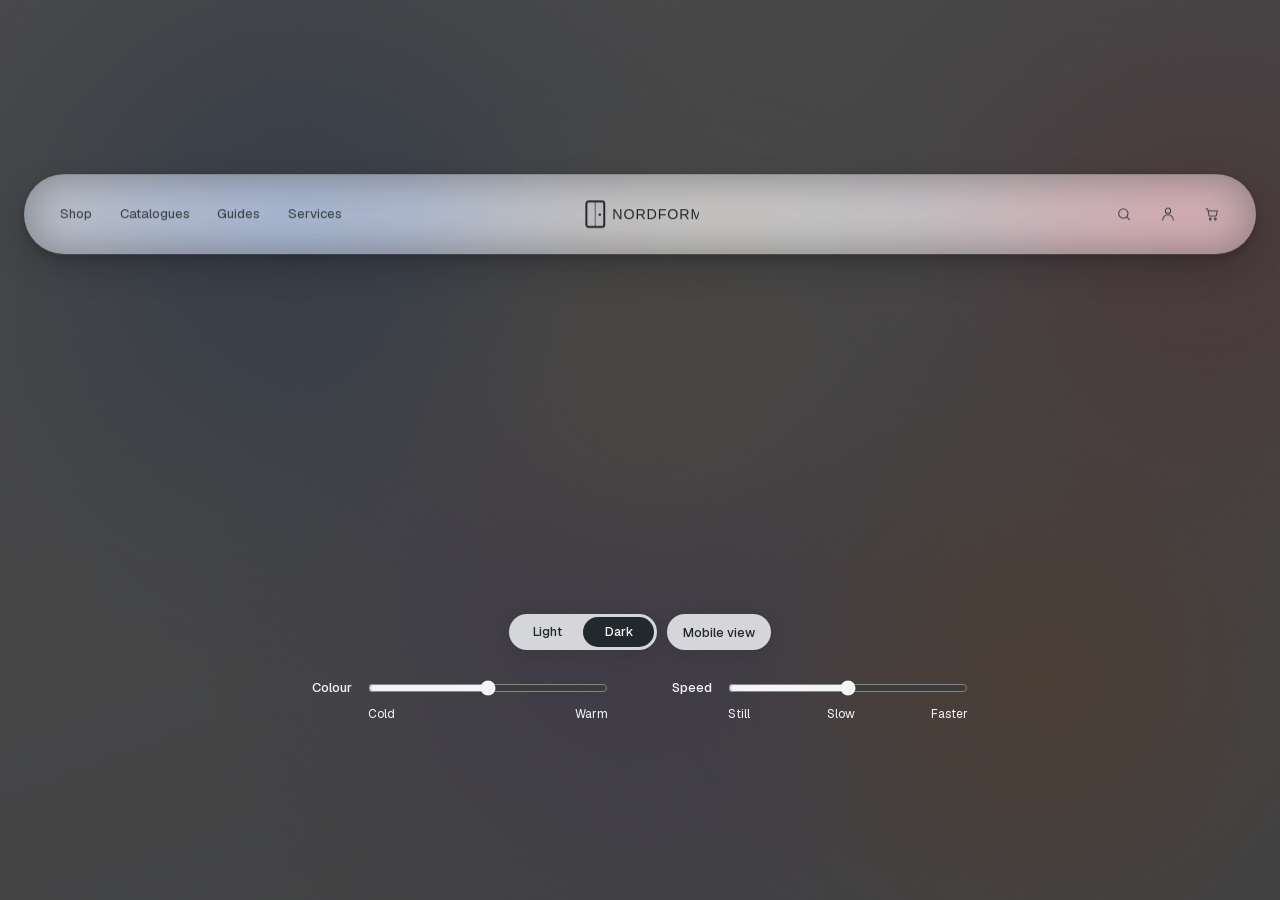
<file: index.html>
<!doctype html>
<html lang="en" data-tone="dark">
<head>
  <meta charset="utf-8">
  <meta name="viewport" content="width=device-width, initial-scale=1">
  <meta http-equiv="Content-Security-Policy" content="default-src 'none'; img-src 'self'; style-src 'self'; script-src 'self'; font-src 'self'; connect-src 'none'; base-uri 'none'; form-action 'none'">
  <meta name="color-scheme" content="light dark">
  <title>Adaptive Glass Header — Desktop Reference</title>
  <link rel="icon" href="assets/logo/nordform-dark.svg" type="image/svg+xml">
  <link rel="preload" href="assets/fonts/geist-latin-var.woff2" as="font" type="font/woff2" crossorigin>
  <link rel="preload" href="assets/fonts/geist-latin-ext-var.woff2" as="font" type="font/woff2" crossorigin>
  <link rel="stylesheet" href="css/base.css?v=1">
  <link rel="stylesheet" href="css/header.css?v=1">
  <link rel="stylesheet" href="css/menu.css?v=1">
  <link rel="stylesheet" href="css/panes.css?v=1">
  <link rel="stylesheet" href="css/catalogues.css?v=1">
  <link rel="stylesheet" href="css/glass.css?v=1">
  <script defer src="js/palette.js?v=1"></script>
  <script defer src="js/motion.js?v=1"></script>
  <script defer src="js/menu-state.js?v=1"></script>
  <script defer src="js/search-index.js?v=1"></script>
  <script defer src="js/header-menu.js?v=1"></script>
  <script defer src="js/stage.js?v=1"></script>
  <script defer src="js/background.js?v=1"></script>
  <script defer src="js/main.js?v=1"></script>
</head>
<body>
  <div class="gh-diffusion" aria-hidden="true">
    <span class="gh-blob gh-blob--1"></span>
    <span class="gh-blob gh-blob--2"></span>
    <span class="gh-blob gh-blob--3"></span>
    <span class="gh-blob gh-blob--4"></span>
    <span class="gh-blob gh-blob--5"></span>
  </div>

  <main class="gh-stage">
    <h1 class="visually-hidden">Adaptive glass header reference implementation</h1>

    <div class="gh-slot">
      <div id="gh-header-shell" class="gh-shell gh-float">
        <header class="gh-header" data-view="closed" data-motion="standard" aria-label="Primary site header" inert>
          <div class="header-bar">
            <div class="header-left">
              <nav class="desktop-nav" aria-label="Main navigation">
                <span class="gh-menu-entry" data-menu="products">
                  <button class="gh-menu-destination" id="nav-products" type="button" data-section="products" aria-expanded="false" aria-controls="menu-products">Shop</button>
                </span>
                <span class="gh-menu-entry" data-menu="catalogues">
                  <button class="gh-menu-destination" id="nav-catalogues" type="button" data-section="catalogues" aria-expanded="false" aria-controls="menu-catalogues">Catalogues</button>
                </span>
                <span class="gh-menu-entry" data-menu="advice">
                  <button class="gh-menu-destination" id="nav-advice" type="button" data-section="advice" aria-expanded="false" aria-controls="menu-advice">Guides</button>
                </span>
                <span class="gh-menu-entry" data-menu="services">
                  <button class="gh-menu-destination" id="nav-services" type="button" data-section="services" aria-expanded="false" aria-controls="menu-services">Services</button>
                </span>
                <div class="desktop-nav-pill" aria-hidden="true">
                  <span class="gh-menu-ghost">Shop</span>
                  <span class="gh-menu-ghost">Catalogues</span>
                  <span class="gh-menu-ghost">Guides</span>
                  <span class="gh-menu-ghost">Services</span>
                </div>
              </nav>
            </div>

            <a class="brand" href="#home" aria-label="Nordform — Home">
              <img class="brand-logo" src="assets/logo/nordform-dark.svg" width="132" height="42" alt="Nordform" decoding="async">
            </a>

            <form class="gh-barsearch" data-search-form role="search" novalidate inert>
              <label class="visually-hidden" for="gh-search-input">Search Nordform destinations</label>
              <input class="gh-barsearch__input" id="gh-search-input" type="search" maxlength="80" autocomplete="off" spellcheck="false" enterkeyhint="search" placeholder="Search doors, frames, hardware, catalogues…" data-search-input aria-controls="menu-search" aria-describedby="gh-search-status">
            </form>

            <div class="header-actions">
              <button class="icon-button desktop-search" type="button" data-section="search" aria-expanded="false" aria-controls="menu-search" aria-label="Search">
                <svg aria-hidden="true" viewBox="0 0 24 24"><circle cx="11" cy="11" r="7"/><path d="m20 20-3.5-3.5"/></svg>
              </button>
              <button class="icon-button account-link" type="button" data-section="account" aria-expanded="false" aria-controls="menu-account" aria-label="Account">
                <svg aria-hidden="true" viewBox="0 0 24 24"><path d="M20 21a8 8 0 0 0-16 0"/><circle cx="12" cy="7" r="4"/></svg>
              </button>
              <button class="icon-button cart-link" type="button" data-section="cart" aria-expanded="false" aria-controls="menu-cart" aria-label="Cart">
                <svg aria-hidden="true" viewBox="0 0 24 24"><path d="M3 4h2.4l2.3 11h10.4l1.9-8H6.6"/><circle cx="9.5" cy="19.5" r="1.3"/><circle cx="17" cy="19.5" r="1.3"/></svg>
              </button>
              <button class="icon-button header-close" type="button" aria-label="Close header menu">
                <svg aria-hidden="true" viewBox="0 0 24 24"><path d="m6 6 12 12M18 6 6 18"/></svg>
              </button>
            </div>
          </div>

          <div class="header-content" id="header-content" inert>
            <section class="menu-view" aria-label="Header panels">

              <!-- PANE 1: SHOP -->
              <div class="menu-pane menu-pane--products" id="menu-products" data-pane="products" role="group" aria-labelledby="nav-products" inert>
                <div class="gh-shop-layout">
                  <div class="gh-depts">
                    <div class="gh-dept">
                      <a class="gh-dept__link gh-reveal" href="#shop/in-stock">
                        <div class="gh-dept__thumb">
                          <img src="assets/scenes/shop-1-in-stock.svg" width="1200" height="675" alt="Architectural oak and plaster doors standing ready in studio stock" decoding="async">
                        </div>
                        <span class="gh-dept__caption">
                          <span class="gh-dept__title">In stock</span>
                          <span class="gh-dept__cue" aria-hidden="true"><span>Explore</span></span>
                        </span>
                      </a>
                    </div>
                    <div class="gh-dept">
                      <a class="gh-dept__link gh-reveal" href="#shop/doors">
                        <div class="gh-dept__thumb">
                          <img src="assets/scenes/shop-2-doors.svg" width="1200" height="675" alt="Row of minimalist timber and painted interior doors" decoding="async">
                        </div>
                        <span class="gh-dept__caption">
                          <span class="gh-dept__title">Doors</span>
                          <span class="gh-dept__cue" aria-hidden="true"><span>Explore</span></span>
                        </span>
                      </a>
                    </div>
                    <div class="gh-dept">
                      <a class="gh-dept__link gh-reveal" href="#shop/frames">
                        <div class="gh-dept__thumb">
                          <img src="assets/scenes/shop-3-frames.svg" width="1200" height="675" alt="Layered timber and anodized aluminum door frames" decoding="async">
                        </div>
                        <span class="gh-dept__caption">
                          <span class="gh-dept__title">Frames</span>
                          <span class="gh-dept__cue" aria-hidden="true"><span>Explore</span></span>
                        </span>
                      </a>
                    </div>
                    <div class="gh-dept">
                      <a class="gh-dept__link gh-reveal" href="#shop/hardware">
                        <div class="gh-dept__thumb">
                          <img src="assets/scenes/shop-4-hardware.svg" width="1200" height="675" alt="Matte black and brushed brass architectural lever handles" decoding="async">
                        </div>
                        <span class="gh-dept__caption">
                          <span class="gh-dept__title">Hardware</span>
                          <span class="gh-dept__cue" aria-hidden="true"><span>Explore</span></span>
                        </span>
                      </a>
                    </div>
                  </div>
                  <div class="gh-shop-sidebar">
                    <div class="gh-menu-group">
                      <a class="gh-menu-heading" href="#shop">Shop</a>
                      <a class="gh-nav-link" href="#shop/interior">Interior doors</a>
                      <a class="gh-nav-link" href="#shop/exterior">Exterior doors</a>
                      <a class="gh-nav-link" href="#shop/concealed">Concealed frames</a>
                      <a class="gh-nav-link" href="#shop/glass">Glass loft doors</a>
                      <a class="gh-nav-link" href="#shop/acoustic">Acoustic doors</a>
                      <a class="gh-nav-link" href="#shop/technical">Technical doors</a>
                      <a class="gh-nav-link" href="#shop/frames">Frames &amp; hardware</a>
                    </div>
                    <a class="gh-all-products-link" href="#shop/all">View all products</a>
                  </div>
                </div>
              </div>

              <!-- PANE 2: CATALOGUES -->
              <div class="menu-pane menu-pane--catalogues" id="menu-catalogues" data-pane="catalogues" role="group" aria-labelledby="nav-catalogues" inert>
                <div class="gh-shop-layout">
                  <div class="gh-depts">
                    <div class="gh-dept" data-catalogue="kron">
                      <a class="gh-dept__link gh-reveal" href="#catalogues/kron">
                        <div class="gh-dept__thumb">
                          <img src="assets/scenes/cat-1-kron.svg" width="1200" height="675" alt="Pale ash flush door with thin aluminum inlays in a light plaster wall" decoding="async">
                        </div>
                        <span class="gh-dept__caption">
                          <span class="gh-dept__title"><img class="gh-dept__logo" src="assets/brands/brand-kron.svg" width="210" height="64" alt="" decoding="async"><span class="visually-hidden">KRON 2026</span></span>
                          <span class="gh-dept__cue" aria-hidden="true"><span>Open PDF</span></span>
                        </span>
                      </a>
                    </div>
                    <div class="gh-dept" data-catalogue="velde">
                      <a class="gh-dept__link gh-reveal" href="#catalogues/velde">
                        <div class="gh-dept__thumb">
                          <img src="assets/scenes/cat-2-velde.svg" width="1200" height="675" alt="Cream panelled interior door set against a deep charcoal plaster wall" decoding="async">
                        </div>
                        <span class="gh-dept__caption">
                          <span class="gh-dept__title"><img class="gh-dept__logo" src="assets/brands/brand-velde.svg" width="260" height="52" alt="" decoding="async"><span class="visually-hidden">VELDE 2026</span></span>
                          <span class="gh-dept__cue" aria-hidden="true"><span>Open PDF</span></span>
                        </span>
                      </a>
                    </div>
                    <div class="gh-dept" data-catalogue="sora">
                      <a class="gh-dept__link gh-reveal" href="#catalogues/sora">
                        <div class="gh-dept__thumb">
                          <img src="assets/scenes/cat-3-sora.svg" width="1200" height="675" alt="Slatted cedar entry door with full-height dark pull bar in travertine stone" decoding="async">
                        </div>
                        <span class="gh-dept__caption">
                          <span class="gh-dept__title"><img class="gh-dept__logo" src="assets/brands/brand-sora.svg" width="240" height="68" alt="" decoding="async"><span class="visually-hidden">SORA 2026</span></span>
                          <span class="gh-dept__cue" aria-hidden="true"><span>Open PDF</span></span>
                        </span>
                      </a>
                    </div>
                    <div class="gh-dept" data-catalogue="lind">
                      <a class="gh-dept__link gh-reveal" href="#catalogues/lind">
                        <div class="gh-dept__thumb">
                          <img src="assets/scenes/cat-4-lind.svg" width="1200" height="675" alt="Matte forest-green steel entry door with vertical glazed sidelight" decoding="async">
                        </div>
                        <span class="gh-dept__caption">
                          <span class="gh-dept__title"><img class="gh-dept__logo" src="assets/brands/brand-lind.svg" width="240" height="48" alt="" decoding="async"><span class="visually-hidden">LIND 2026</span></span>
                          <span class="gh-dept__cue" aria-hidden="true"><span>Open PDF</span></span>
                        </span>
                      </a>
                    </div>
                  </div>
                  <div class="gh-shop-sidebar">
                    <div class="gh-menu-group">
                      <a class="gh-menu-heading" href="#catalogues">Catalogues</a>
                      <a class="gh-nav-link" href="#catalogues/kron">KRON</a>
                      <a class="gh-nav-link" href="#catalogues/velde">VELDE</a>
                      <a class="gh-nav-link" href="#catalogues/sora">SORA</a>
                      <a class="gh-nav-link" href="#catalogues/lind">LIND</a>
                      <a class="gh-nav-link" href="#catalogues/holm">HOLM Atelier</a>
                      <a class="gh-nav-link" href="#catalogues/tova">TOVA Architectural</a>
                      <a class="gh-nav-link" href="#catalogues/alva">ALVA Metal</a>
                      <a class="gh-nav-link" href="#catalogues/bren">BREN Timber</a>
                      <a class="gh-nav-link" href="#catalogues/mira">MIRA Glass</a>
                    </div>
                    <a class="gh-all-products-link" href="#catalogues/all">All 2026 editions</a>
                  </div>
                </div>
              </div>

              <!-- PANE 3: GUIDES -->
              <div class="menu-pane menu-pane--advice" id="menu-advice" data-pane="advice" role="group" aria-labelledby="nav-advice" inert>
                <div class="gh-shop-layout">
                  <div class="gh-depts">
                    <div class="gh-dept">
                      <a class="gh-dept__link gh-reveal" href="#guides/finishes">
                        <div class="gh-dept__thumb">
                          <img src="assets/scenes/guide-1-finishes.svg" width="1200" height="675" alt="Architectural material palette with sage, oak, warm white, and slate swatches" decoding="async">
                        </div>
                        <span class="gh-dept__caption">
                          <span class="gh-dept__title">Pairing sage &amp; smoked oak</span>
                          <span class="gh-dept__cue" aria-hidden="true"><span>Read</span></span>
                        </span>
                      </a>
                    </div>
                    <div class="gh-dept">
                      <a class="gh-dept__link gh-reveal" href="#guides/proportions">
                        <div class="gh-dept__thumb">
                          <img src="assets/scenes/guide-2-proportions.svg" width="1200" height="675" alt="Architectural elevation showing full-height door proportions" decoding="async">
                        </div>
                        <span class="gh-dept__caption">
                          <span class="gh-dept__title">Full-height leaf proportions</span>
                          <span class="gh-dept__cue" aria-hidden="true"><span>Read</span></span>
                        </span>
                      </a>
                    </div>
                    <div class="gh-dept">
                      <a class="gh-dept__link gh-reveal" href="#guides/mitre">
                        <div class="gh-dept__thumb">
                          <img src="assets/scenes/guide-3-mitre.svg" width="1200" height="675" alt="Close-up diagram of a 45-degree mitred timber door frame corner" decoding="async">
                        </div>
                        <span class="gh-dept__caption">
                          <span class="gh-dept__title">Mitre joints on adjustable frames</span>
                          <span class="gh-dept__cue" aria-hidden="true"><span>Read</span></span>
                        </span>
                      </a>
                    </div>
                    <div class="gh-dept">
                      <a class="gh-dept__link gh-reveal" href="#guides/daylight">
                        <div class="gh-dept__thumb">
                          <img src="assets/scenes/guide-4-daylight.svg" width="1200" height="675" alt="Matte white flush door catching soft oblique daylight" decoding="async">
                        </div>
                        <span class="gh-dept__caption">
                          <span class="gh-dept__title">Choosing warm white lacquer</span>
                          <span class="gh-dept__cue" aria-hidden="true"><span>Read</span></span>
                        </span>
                      </a>
                    </div>
                  </div>
                  <div class="gh-shop-sidebar">
                    <div class="gh-menu-group">
                      <a class="gh-menu-heading" href="#guides">Guides</a>
                      <a class="gh-nav-link" href="#guides/handing">Left vs right door handing</a>
                      <a class="gh-nav-link" href="#guides/rough-openings">Rough opening tolerances</a>
                      <a class="gh-nav-link" href="#guides/glossary">Joinery specification glossary</a>
                      <a class="gh-nav-link" href="#guides/faq">Frequently asked questions</a>
                    </div>
                    <a class="gh-all-products-link" href="#guides/all">All technical guides</a>
                  </div>
                </div>
              </div>

              <!-- PANE 4: SERVICES -->
              <div class="menu-pane menu-pane--services" id="menu-services" data-pane="services" role="group" aria-labelledby="nav-services" inert>
                <div class="gh-services5">
                  <div class="gh-service-visual gh-reveal" aria-hidden="true">
                    <figure class="gh-service-frame" data-service="01">
                      <img src="assets/scenes/service-1-measure.svg" width="1200" height="675" alt="Laser measurement crosshairs aligned on a structural wall opening" decoding="async">
                      <figcaption>Site measurement</figcaption>
                    </figure>
                    <figure class="gh-service-frame" data-service="02">
                      <img src="assets/scenes/service-2-install.svg" width="1200" height="675" alt="Precision concealed hinge and jamb alignment diagram" decoding="async">
                      <figcaption>Certified fitting</figcaption>
                    </figure>
                    <figure class="gh-service-frame" data-service="03">
                      <img src="assets/scenes/service-3-delivery.svg" width="1200" height="675" alt="Vertical padded transport rack holding three architectural door panels" decoding="async">
                      <figcaption>Vertical transit</figcaption>
                    </figure>
                    <figure class="gh-service-frame" data-service="04">
                      <img src="assets/scenes/service-4-care.svg" width="1200" height="675" alt="Minimalist hardware calibration and seasonal hinge care schematic" decoding="async">
                      <figcaption>Care &amp; warranty</figcaption>
                    </figure>
                  </div>
                  <div class="gh-service-card gh-reveal" data-service="01">
                    <span class="gh-service-num" aria-hidden="true">01</span>
                    <h3>Site<br>measurement</h3>
                    <p>On-site laser survey, wall thickness checks, frame depth sizing, and swing direction verification.</p>
                    <a class="gh-service-action" href="#services/measure">Book survey</a>
                  </div>
                  <div class="gh-service-card gh-reveal" data-service="02">
                    <span class="gh-service-num" aria-hidden="true">02</span>
                    <h3>Certified<br>fitting</h3>
                    <p>Dedicated joinery crews handling removal of old frames, flush installation, and concealed hinge tuning.</p>
                    <a class="gh-service-action" href="#services/fitting">Request fitting</a>
                  </div>
                  <div class="gh-service-card gh-reveal" data-service="03">
                    <span class="gh-service-num" aria-hidden="true">03</span>
                    <h3>Vertical<br>transit</h3>
                    <p>Dedicated upright transport racks built for oversized leaves, delivered directly to the room.</p>
                    <a class="gh-service-action" href="#services/delivery">Delivery details</a>
                  </div>
                  <div class="gh-service-card gh-reveal" data-service="04">
                    <span class="gh-service-num" aria-hidden="true">04</span>
                    <h3>Care &amp;<br>warranty</h3>
                    <p>Five-year installation cover, seasonal latch calibration, and direct spare hardware support.</p>
                    <a class="gh-service-action" href="#services/warranty">Warranty terms</a>
                  </div>
                  <div class="gh-services-contact-strip gh-reveal">
                    <div class="gh-contact-info">
                      <span class="gh-contact-label">Nordform studio advisers are available daily:</span>
                      <a class="gh-phone-link" href="#contact/phone">
                        <svg viewBox="0 0 24 24" aria-hidden="true"><path d="m8 3 2 5-3 2a15 15 0 0 0 7 7l2-3 5 2v4c-9 3-20-8-17-17Z"/></svg>
                        <strong>+44 20 7946 0192</strong>
                        <small>08:00–20:00</small>
                      </a>
                    </div>
                    <a class="gh-btn-outline" href="#contact">Contact studio</a>
                  </div>
                </div>
              </div>

              <!-- PANE 5: SEARCH -->
              <div class="menu-pane menu-pane--search" id="menu-search" data-pane="search" role="group" aria-label="Search" inert>
                <div class="gh-shop-layout">
                  <div class="gh-depts">
                    <div class="gh-dept">
                      <a class="gh-dept__link gh-reveal" href="#shop/in-stock">
                        <div class="gh-dept__thumb"><img src="assets/scenes/shop-1-in-stock.svg" width="1200" height="675" alt="Ready-to-ship architectural doors" decoding="async"></div>
                        <span class="gh-dept__caption"><span class="gh-dept__title">In stock</span><span class="gh-dept__cue" aria-hidden="true"><span>Explore</span></span></span>
                      </a>
                    </div>
                    <div class="gh-dept">
                      <a class="gh-dept__link gh-reveal" href="#shop/concealed">
                        <div class="gh-dept__thumb"><img src="assets/scenes/shop-3-frames.svg" width="1200" height="675" alt="Concealed architectural door frames" decoding="async"></div>
                        <span class="gh-dept__caption"><span class="gh-dept__title">Concealed</span><span class="gh-dept__cue" aria-hidden="true"><span>Explore</span></span></span>
                      </a>
                    </div>
                    <div class="gh-dept">
                      <a class="gh-dept__link gh-reveal" href="#shop/hardware">
                        <div class="gh-dept__thumb"><img src="assets/scenes/shop-4-hardware.svg" width="1200" height="675" alt="Brushed brass and matte black lever handles" decoding="async"></div>
                        <span class="gh-dept__caption"><span class="gh-dept__title">Hardware</span><span class="gh-dept__cue" aria-hidden="true"><span>Explore</span></span></span>
                      </a>
                    </div>
                    <div class="gh-dept">
                      <a class="gh-dept__link gh-reveal" href="#catalogues">
                        <div class="gh-dept__thumb"><img src="assets/scenes/cat-1-kron.svg" width="1200" height="675" alt="2026 architectural joinery catalogues" decoding="async"></div>
                        <span class="gh-dept__caption"><span class="gh-dept__title">2026 PDFs</span><span class="gh-dept__cue" aria-hidden="true"><span>Explore</span></span></span>
                      </a>
                    </div>
                  </div>
                  <div class="gh-shop-sidebar">
                    <div>
                      <p class="gh-search__status" id="gh-search-status" data-search-status role="status"></p>
                      <h3 class="gh-search__heading" data-search-heading>Popular searches</h3>
                      <ul class="gh-search__results" data-search-popular>
                        <li><button class="gh-nav-link gh-query" type="button" data-query="Concealed">Concealed frames</button></li>
                        <li><button class="gh-nav-link gh-query" type="button" data-query="Glass">Glass loft doors</button></li>
                        <li><button class="gh-nav-link gh-query" type="button" data-query="Hardware">Lever hardware</button></li>
                        <li><button class="gh-nav-link gh-query" type="button" data-query="KRON">KRON 2026</button></li>
                        <li><button class="gh-nav-link gh-query" type="button" data-query="measurement">Site measurement</button></li>
                      </ul>
                      <ul class="gh-search__results" data-search-results hidden></ul>
                    </div>
                    <a class="gh-all-products-link" href="#shop/all">Browse all destinations</a>
                  </div>
                </div>
              </div>

              <!-- PANE 6: ACCOUNT -->
              <div class="menu-pane menu-pane--account" id="menu-account" data-pane="account" role="group" aria-label="Account" inert>
                <div class="gh-shop-layout">
                  <div class="gh-feature gh-reveal">
                    <img src="assets/scenes/shop-1-in-stock.svg" width="1200" height="675" alt="" decoding="async">
                    <div class="gh-feature__copy" data-account-view="guest">
                      <h3>Your Nordform account</h3>
                      <p>Track project schedules, save door specifications, and return to studio quotes.</p>
                      <div class="gh-feature__actions">
                        <button class="gh-pill gh-pill--solid" type="button" data-account-action="sign-in">Sign in (demo)</button>
                        <a class="gh-pill" href="#account/register">Create account</a>
                      </div>
                    </div>
                    <div class="gh-feature__copy" data-account-view="member" hidden>
                      <h3>Welcome back</h3>
                      <p>Saved specifications and active project schedules are ready in your studio workspace.</p>
                      <div class="gh-feature__actions">
                        <a class="gh-pill gh-pill--solid" href="#account/dashboard">Open workspace</a>
                        <button class="gh-pill" type="button" data-account-action="sign-out">Sign out</button>
                      </div>
                    </div>
                  </div>
                  <div class="gh-shop-sidebar">
                    <div class="gh-menu-group">
                      <a class="gh-menu-heading" href="#account">Account</a>
                      <a class="gh-nav-link" href="#account/orders">Orders &amp; schedules</a>
                      <a class="gh-nav-link" href="#account/saved">Saved finishes</a>
                      <a class="gh-nav-link" href="#account/addresses">Project sites</a>
                      <a class="gh-nav-link" href="#account/support">Aftercare support</a>
                    </div>
                    <a class="gh-all-products-link" href="#contact/phone">Support: +44 20 7946 0192</a>
                  </div>
                </div>
              </div>

              <!-- PANE 7: CART -->
              <div class="menu-pane menu-pane--cart" id="menu-cart" data-pane="cart" role="group" aria-label="Cart" inert>
                <div class="gh-shop-layout">
                  <div class="gh-depts">
                    <div class="gh-dept">
                      <a class="gh-dept__link gh-reveal" href="#shop/in-stock">
                        <div class="gh-dept__thumb"><img src="assets/scenes/shop-1-in-stock.svg" width="1200" height="675" alt="In-stock smoked oak and plaster doors" decoding="async"></div>
                        <span class="gh-dept__caption"><span class="gh-dept__title">In stock</span><span class="gh-dept__cue" aria-hidden="true"><span>Explore</span></span></span>
                      </a>
                    </div>
                    <div class="gh-dept">
                      <a class="gh-dept__link gh-reveal" href="#shop/doors">
                        <div class="gh-dept__thumb"><img src="assets/scenes/shop-2-doors.svg" width="1200" height="675" alt="Interior architectural door series" decoding="async"></div>
                        <span class="gh-dept__caption"><span class="gh-dept__title">Interior series</span><span class="gh-dept__cue" aria-hidden="true"><span>Explore</span></span></span>
                      </a>
                    </div>
                    <div class="gh-dept">
                      <a class="gh-dept__link gh-reveal" href="#shop/frames">
                        <div class="gh-dept__thumb"><img src="assets/scenes/shop-3-frames.svg" width="1200" height="675" alt="Flush aluminum frames" decoding="async"></div>
                        <span class="gh-dept__caption"><span class="gh-dept__title">Flush frames</span><span class="gh-dept__cue" aria-hidden="true"><span>Explore</span></span></span>
                      </a>
                    </div>
                    <div class="gh-dept">
                      <a class="gh-dept__link gh-reveal" href="#shop/hardware">
                        <div class="gh-dept__thumb"><img src="assets/scenes/shop-4-hardware.svg" width="1200" height="675" alt="Brushed brass hardware sets" decoding="async"></div>
                        <span class="gh-dept__caption"><span class="gh-dept__title">Hardware sets</span><span class="gh-dept__cue" aria-hidden="true"><span>Explore</span></span></span>
                      </a>
                    </div>
                  </div>
                  <div class="gh-shop-sidebar">
                    <div>
                      <a class="gh-menu-heading" href="#cart">Cart</a>
                      <p class="gh-cart__note">Your cart is empty. Add sample doors, frames, or lever sets to review quantities here.</p>
                    </div>
                    <a class="gh-all-products-link" href="#shop">Continue to shop</a>
                  </div>
                </div>
              </div>

            </section>
          </div>
        </header>
      </div>
    </div>

    <div class="gh-controls" role="group" aria-label="Backdrop controls">
      <div class="gh-switches">
        <div class="gh-pager" data-bg-tones role="group" aria-label="Backdrop tone">
          <button class="gh-pager__option" type="button" data-bg-tone="light" aria-pressed="false">Light</button>
          <button class="gh-pager__option" type="button" data-bg-tone="dark" aria-pressed="true">Dark</button>
        </div>
        <a class="gh-view-link" href="mobile.html">Mobile view</a>
      </div>
      <div class="gh-control">
        <label class="gh-control__label" for="gh-colour">Colour</label>
        <input class="gh-control__range" id="gh-colour" type="range" min="0" max="100" step="1" value="50" aria-valuetext="Balanced">
        <div class="gh-control__scale" aria-hidden="true"><span>Cold</span><span>Warm</span></div>
      </div>
      <div class="gh-control">
        <label class="gh-control__label" for="gh-speed">Speed</label>
        <input class="gh-control__range" id="gh-speed" type="range" min="0" max="100" step="1" value="50" aria-valuetext="Slow">
        <div class="gh-control__scale" aria-hidden="true"><span>Still</span><span>Slow</span><span>Faster</span></div>
      </div>
      <p class="gh-controls__note" id="gh-speed-note" role="status" hidden>Motion is off in your system settings, so the background stays still.</p>
    </div>

    <p class="visually-hidden" id="gh-live" role="status" aria-live="polite"></p>
  </main>
</body>
</html>
</file>
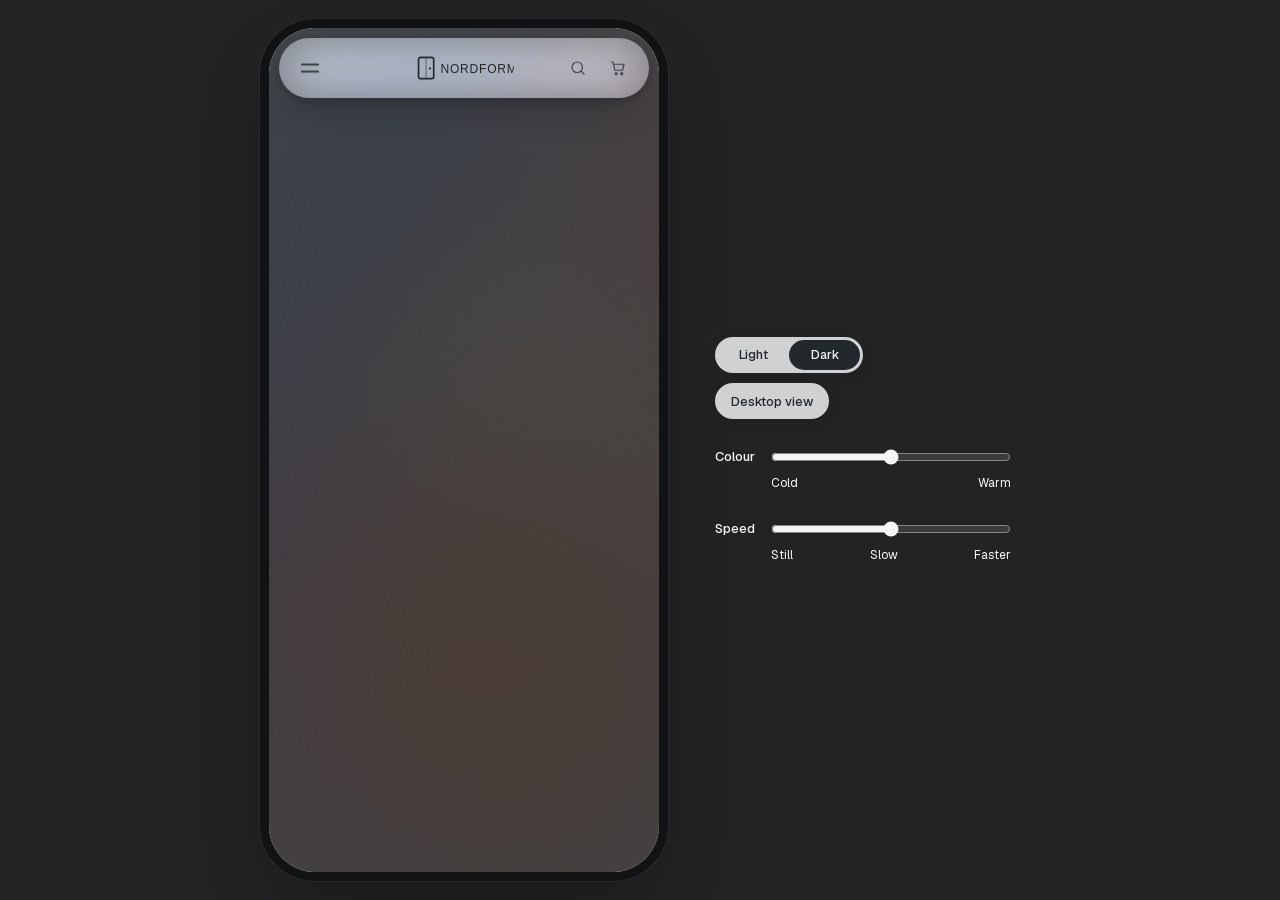
<file: mobile.html>
<!doctype html>
<html lang="en" data-tone="dark">
<head>
  <meta charset="utf-8">
  <meta name="viewport" content="width=device-width, initial-scale=1, viewport-fit=cover">
  <meta http-equiv="Content-Security-Policy" content="default-src 'none'; img-src 'self'; style-src 'self'; script-src 'self'; font-src 'self'; connect-src 'none'; base-uri 'none'; form-action 'none'">
  <meta name="color-scheme" content="light dark">
  <title>Adaptive Glass Header — Mobile Reference</title>
  <link rel="icon" href="assets/logo/nordform-dark.svg" type="image/svg+xml">
  <link rel="preload" href="assets/fonts/geist-latin-var.woff2" as="font" type="font/woff2" crossorigin>
  <link rel="stylesheet" href="css/base.css?v=1">
  <link rel="stylesheet" href="css/panes.css?v=1">
  <link rel="stylesheet" href="css/mobile.css?v=1">
  <link rel="stylesheet" href="css/glass.css?v=1">
  <script defer src="js/palette.js?v=1"></script>
  <script defer src="js/motion.js?v=1"></script>
  <script defer src="js/mobile-state.js?v=1"></script>
  <script defer src="js/search-index.js?v=1"></script>
  <script defer src="js/mobile-header.js?v=1"></script>
  <script defer src="js/stage.js?v=1"></script>
  <script defer src="js/background.js?v=1"></script>
  <script defer src="js/mobile-main.js?v=1"></script>
</head>
<body class="ghm-body">
  <main class="ghm-stage">
    <h1 class="visually-hidden">Adaptive mobile glass header reference implementation</h1>

    <div class="ghm-device">
      <div class="gh-diffusion" aria-hidden="true">
        <span class="gh-blob gh-blob--1"></span>
        <span class="gh-blob gh-blob--2"></span>
        <span class="gh-blob gh-blob--3"></span>
        <span class="gh-blob gh-blob--4"></span>
        <span class="gh-blob gh-blob--5"></span>
      </div>

      <div class="gh-float ghm-float">
        <header class="ghm-header" data-motion="standard" data-account="signed-out" lang="en" inert>
          <div class="ghm-bar">
            <button class="ghm-burger" type="button" aria-expanded="false" aria-controls="ghm-sheet" aria-label="Open menu">
              <span class="ghm-burger__line" aria-hidden="true"></span>
              <span class="ghm-burger__line" aria-hidden="true"></span>
            </button>
            <a class="ghm-brand" href="#home" aria-label="Nordform — Home">
              <img class="ghm-logo" src="assets/logo/nordform-dark.svg" width="132" height="42" alt="Nordform" decoding="async">
            </a>
            <div class="ghm-actions">
              <button class="ghm-icon ghm-search" type="button" data-open-view="search" aria-expanded="false" aria-controls="ghm-sheet" aria-label="Search">
                <svg aria-hidden="true" viewBox="0 0 24 24"><circle cx="11" cy="11" r="7"/><path d="m20 20-3.5-3.5"/></svg>
              </button>
              <button class="ghm-icon ghm-cart" type="button" data-open-view="cart" aria-expanded="false" aria-controls="ghm-sheet" aria-label="Cart">
                <svg aria-hidden="true" viewBox="0 0 24 24"><path d="M3 4h2.4l2.3 11h10.4l1.9-8H6.6"/><circle cx="9.5" cy="19.5" r="1.3"/><circle cx="17" cy="19.5" r="1.3"/></svg>
              </button>
            </div>
          </div>

          <div class="ghm-sheet" id="ghm-sheet" inert>
            <div class="ghm-view ghm-view--menu" data-view="menu">
              <div class="ghm-utility">
                <div class="ghm-pop" data-pop="language">
                  <button class="ghm-pop__toggle ghm-lang" type="button" data-popover-toggle="language" aria-expanded="false" aria-controls="ghm-pop-language" aria-label="Language: English"><span data-lang-current>EN</span></button>
                  <ul class="ghm-pop__list" id="ghm-pop-language" data-popover="language" inert>
                    <li><button type="button" data-language="en" lang="en" aria-label="English">EN</button></li>
                    <li><button type="button" data-language="pl" lang="pl" aria-label="Polish">PL</button></li>
                    <li><button type="button" data-language="de" lang="de" aria-label="German">DE</button></li>
                  </ul>
                </div>
                <div class="ghm-pop" data-pop="account">
                  <button class="ghm-pop__toggle ghm-icon" type="button" data-popover-toggle="account" aria-expanded="false" aria-controls="ghm-pop-account" aria-label="Account">
                    <svg aria-hidden="true" viewBox="0 0 24 24"><path d="M20 21a8 8 0 0 0-16 0"/><circle cx="12" cy="7" r="4"/></svg>
                    <span class="ghm-dot" aria-hidden="true"></span>
                  </button>
                  <ul class="ghm-pop__list" id="ghm-pop-account" data-popover="account" inert>
                    <li data-when="signed-out"><button type="button" data-account="sign-in">Sign in</button></li>
                    <li data-when="signed-out"><button type="button" data-account="register">Create account</button></li>
                    <li data-when="signed-in"><button type="button" data-account="account">My account</button></li>
                    <li data-when="signed-in"><button type="button" data-account="orders">Orders</button></li>
                    <li data-when="signed-in"><button type="button" data-account="saved">Saved</button></li>
                    <li data-when="signed-in"><button type="button" data-account="sign-out">Sign out</button></li>
                  </ul>
                </div>
              </div>

              <nav class="ghm-nav" aria-label="Main navigation">
                <ul class="ghm-items">
                  <li class="ghm-item" data-section="products">
                    <button class="ghm-item__toggle" type="button" data-section="products" aria-expanded="false" aria-controls="ghm-panel-products"><span data-label="products">Shop</span></button>
                    <div class="ghm-item__panel" id="ghm-panel-products" inert>
                      <div class="ghm-item__inner">
                        <ul class="ghm-cards" aria-label="Shop">
                          <li><a class="ghm-card" href="#shop/in-stock"><img src="assets/scenes/shop-1-in-stock.svg" width="1200" height="675" alt="" loading="lazy" decoding="async"><span>In stock</span></a></li>
                          <li><a class="ghm-card" href="#shop/doors"><img src="assets/scenes/shop-2-doors.svg" width="1200" height="675" alt="" loading="lazy" decoding="async"><span>Doors</span></a></li>
                          <li><a class="ghm-card" href="#shop/frames"><img src="assets/scenes/shop-3-frames.svg" width="1200" height="675" alt="" loading="lazy" decoding="async"><span>Frames</span></a></li>
                          <li><a class="ghm-card" href="#shop/hardware"><img src="assets/scenes/shop-4-hardware.svg" width="1200" height="675" alt="" loading="lazy" decoding="async"><span>Hardware</span></a></li>
                        </ul>
                      </div>
                    </div>
                  </li>
                  <li class="ghm-item" data-section="catalogues">
                    <button class="ghm-item__toggle" type="button" data-section="catalogues" aria-expanded="false" aria-controls="ghm-panel-catalogues"><span data-label="catalogues">Catalogues</span></button>
                    <div class="ghm-item__panel" id="ghm-panel-catalogues" inert>
                      <div class="ghm-item__inner">
                        <ul class="ghm-cards" aria-label="Catalogues">
                          <li><a class="ghm-card" href="#catalogues/kron"><img src="assets/scenes/cat-1-kron.svg" width="1200" height="675" alt="" loading="lazy" decoding="async"><span><img class="ghm-card__logo" src="assets/brands/brand-kron.svg" width="210" height="64" alt="KRON" decoding="async"></span></a></li>
                          <li><a class="ghm-card" href="#catalogues/velde"><img src="assets/scenes/cat-2-velde.svg" width="1200" height="675" alt="" loading="lazy" decoding="async"><span><img class="ghm-card__logo" src="assets/brands/brand-velde.svg" width="260" height="52" alt="VELDE" decoding="async"></span></a></li>
                          <li><a class="ghm-card" href="#catalogues/sora"><img src="assets/scenes/cat-3-sora.svg" width="1200" height="675" alt="" loading="lazy" decoding="async"><span><img class="ghm-card__logo" src="assets/brands/brand-sora.svg" width="240" height="68" alt="SORA" decoding="async"></span></a></li>
                          <li><a class="ghm-card" href="#catalogues/lind"><img src="assets/scenes/cat-4-lind.svg" width="1200" height="675" alt="" loading="lazy" decoding="async"><span><img class="ghm-card__logo" src="assets/brands/brand-lind.svg" width="240" height="48" alt="LIND" decoding="async"></span></a></li>
                        </ul>
                      </div>
                    </div>
                  </li>
                  <li class="ghm-item" data-section="advice">
                    <button class="ghm-item__toggle" type="button" data-section="advice" aria-expanded="false" aria-controls="ghm-panel-advice"><span data-label="advice">Guides</span></button>
                    <div class="ghm-item__panel" id="ghm-panel-advice" inert>
                      <div class="ghm-item__inner">
                        <ul class="ghm-cards" aria-label="Guides">
                          <li><a class="ghm-card" href="#guides/finishes"><img src="assets/scenes/guide-1-finishes.svg" width="1200" height="675" alt="" loading="lazy" decoding="async"><span>Sage &amp; smoked oak</span></a></li>
                          <li><a class="ghm-card" href="#guides/proportions"><img src="assets/scenes/guide-2-proportions.svg" width="1200" height="675" alt="" loading="lazy" decoding="async"><span>Leaf proportions</span></a></li>
                          <li><a class="ghm-card" href="#guides/mitre"><img src="assets/scenes/guide-3-mitre.svg" width="1200" height="675" alt="" loading="lazy" decoding="async"><span>Mitre joinery</span></a></li>
                          <li><a class="ghm-card" href="#guides/daylight"><img src="assets/scenes/guide-4-daylight.svg" width="1200" height="675" alt="" loading="lazy" decoding="async"><span>Warm white lacquer</span></a></li>
                        </ul>
                      </div>
                    </div>
                  </li>
                  <li class="ghm-item" data-section="services">
                    <button class="ghm-item__toggle" type="button" data-section="services" aria-expanded="false" aria-controls="ghm-panel-services"><span data-label="services">Services</span></button>
                    <div class="ghm-item__panel" id="ghm-panel-services" inert>
                      <div class="ghm-item__inner">
                        <ul class="ghm-cards" aria-label="Services">
                          <li><a class="ghm-card" href="#services/measure"><img src="assets/scenes/service-1-measure.svg" width="1200" height="675" alt="" loading="lazy" decoding="async"><span>Site measurement</span></a></li>
                          <li><a class="ghm-card" href="#services/fitting"><img src="assets/scenes/service-2-install.svg" width="1200" height="675" alt="" loading="lazy" decoding="async"><span>Certified fitting</span></a></li>
                          <li><a class="ghm-card" href="#services/delivery"><img src="assets/scenes/service-3-delivery.svg" width="1200" height="675" alt="" loading="lazy" decoding="async"><span>Vertical transit</span></a></li>
                          <li><a class="ghm-card" href="#services/warranty"><img src="assets/scenes/service-4-care.svg" width="1200" height="675" alt="" loading="lazy" decoding="async"><span>Care &amp; warranty</span></a></li>
                        </ul>
                      </div>
                    </div>
                  </li>
                </ul>
              </nav>

              <footer class="ghm-footer">
                <div class="ghm-footer__cols">
                  <div class="ghm-footer__col">
                    <p class="ghm-footer__label">Contact</p>
                    <a href="#contact/phone">+44 20 7946 0192</a>
                    <a href="#contact/email">studio@nordform.example</a>
                    <p>Daily 08:00–20:00</p>
                  </div>
                  <div class="ghm-footer__col">
                    <p class="ghm-footer__label">Showroom</p>
                    <address>14 Alder Lane<br>2100 Copenhagen</address>
                    <p>Mon–Fri 9–17, Sat 10–14</p>
                  </div>
                </div>
                <nav class="ghm-footer__legal" aria-label="Information">
                  <a href="#legal/terms">Terms</a>
                  <a href="#legal/privacy">Privacy</a>
                  <a href="#legal/cookies">Cookies</a>
                  <a href="#contact">Contact</a>
                </nav>
              </footer>
            </div>

            <div class="ghm-view ghm-view--search" data-view="search" inert>
              <form class="ghm-search-form ghm-rise" data-search-form role="search" novalidate>
                <label class="ghm-search__field">
                  <svg aria-hidden="true" viewBox="0 0 24 24"><circle cx="11" cy="11" r="7"/><path d="m20 20-3.5-3.5"/></svg>
                  <span class="visually-hidden">Search Nordform</span>
                  <input type="search" maxlength="80" autocomplete="off" spellcheck="false" enterkeyhint="search" placeholder="What are you looking for?" data-search-input aria-describedby="ghm-search-status">
                </label>
              </form>
              <div class="ghm-search__list ghm-rise">
                <h2 class="ghm-subhead" data-search-heading>Popular searches</h2>
                <ul class="ghm-links" data-search-popular>
                  <li><a href="#shop/concealed">Concealed frames</a></li>
                  <li><a href="#shop/glass">Glass loft doors</a></li>
                  <li><a href="#shop/exterior">Exterior doors</a></li>
                  <li><a href="#shop/acoustic">Acoustic doors</a></li>
                  <li><a href="#shop/hardware">Lever hardware</a></li>
                </ul>
                <ul class="ghm-links" data-search-results hidden></ul>
                <p class="ghm-search__status" id="ghm-search-status" data-search-status role="status"></p>
              </div>
              <div class="ghm-rise">
                <h2 class="ghm-subhead">Departments</h2>
                <ul class="ghm-cards ghm-cards--static" aria-label="Departments">
                  <li><a class="ghm-card" href="#shop/in-stock"><img src="assets/scenes/shop-1-in-stock.svg" width="1200" height="675" alt="" loading="lazy" decoding="async"><span>In stock</span></a></li>
                  <li><a class="ghm-card" href="#shop/doors"><img src="assets/scenes/shop-2-doors.svg" width="1200" height="675" alt="" loading="lazy" decoding="async"><span>Doors</span></a></li>
                  <li><a class="ghm-card" href="#shop/frames"><img src="assets/scenes/shop-3-frames.svg" width="1200" height="675" alt="" loading="lazy" decoding="async"><span>Frames</span></a></li>
                  <li><a class="ghm-card" href="#shop/hardware"><img src="assets/scenes/shop-4-hardware.svg" width="1200" height="675" alt="" loading="lazy" decoding="async"><span>Hardware</span></a></li>
                </ul>
              </div>
            </div>

            <div class="ghm-view ghm-view--cart" data-view="cart" inert>
              <div class="ghm-empty ghm-rise">
                <h2 class="ghm-empty__title">Your cart is empty</h2>
                <p>Add doors, frames, or lever hardware to review your project order here.</p>
                <a class="ghm-cta" href="#shop">Browse shop</a>
              </div>
              <ul class="ghm-promises ghm-rise">
                <li>On-site laser measurement</li>
                <li>Vertical room-to-room delivery</li>
                <li>Five-year fitting warranty</li>
              </ul>
              <div class="ghm-rise">
                <h2 class="ghm-subhead">Suggested collections</h2>
                <ul class="ghm-cards ghm-cards--static" aria-label="Suggested collections">
                  <li><a class="ghm-card" href="#shop/in-stock"><img src="assets/scenes/shop-1-in-stock.svg" width="1200" height="675" alt="" loading="lazy" decoding="async"><span>In stock</span></a></li>
                  <li><a class="ghm-card" href="#shop/doors"><img src="assets/scenes/shop-2-doors.svg" width="1200" height="675" alt="" loading="lazy" decoding="async"><span>Doors</span></a></li>
                  <li><a class="ghm-card" href="#shop/hardware"><img src="assets/scenes/shop-4-hardware.svg" width="1200" height="675" alt="" loading="lazy" decoding="async"><span>Hardware</span></a></li>
                </ul>
              </div>
            </div>
          </div>
        </header>
      </div>
    </div>

    <div class="gh-controls" role="group" aria-label="Backdrop controls">
      <div class="gh-switches">
        <div class="gh-pager" data-bg-tones role="group" aria-label="Backdrop tone">
          <button class="gh-pager__option" type="button" data-bg-tone="light" aria-pressed="false">Light</button>
          <button class="gh-pager__option" type="button" data-bg-tone="dark" aria-pressed="true">Dark</button>
        </div>
        <a class="gh-view-link" href="index.html">Desktop view</a>
      </div>
      <div class="gh-control">
        <label class="gh-control__label" for="gh-colour">Colour</label>
        <input class="gh-control__range" id="gh-colour" type="range" min="0" max="100" step="1" value="50" aria-valuetext="Balanced">
        <div class="gh-control__scale" aria-hidden="true"><span>Cold</span><span>Warm</span></div>
      </div>
      <div class="gh-control">
        <label class="gh-control__label" for="gh-speed">Speed</label>
        <input class="gh-control__range" id="gh-speed" type="range" min="0" max="100" step="1" value="50" aria-valuetext="Slow">
        <div class="gh-control__scale" aria-hidden="true"><span>Still</span><span>Slow</span><span>Faster</span></div>
      </div>
      <p class="gh-controls__note" id="gh-speed-note" role="status" hidden>Motion is off in your system settings, so the background stays still.</p>
    </div>

    <p class="visually-hidden" id="gh-live" role="status" aria-live="polite"></p>
  </main>
</body>
</html>
</file>
<file: css/base.css>
/* Adaptive glass header: design tokens, stage, OKLab colour diffusion, and controls.
   Tokens marked "JS" are updated at runtime by js/stage.js; defaults match the balanced palette
   so the layout renders accurately before scripts start. */

:root {
  /* Geometry and motion tokens */
  --gh-bar: 80px;
  --gh-open-frame-height: 388px;
  --gh-frame-edge: 24px;
  --gh-menu-caption-line-height: 18.2px;
  --gh-menu-card-size: min(244.5px, calc((100cqw - 350px) / 4));

  /* JS: 1 from 1182px up; narrower viewports scale the verified desktop geometry proportionally. */
  --gh-fit: 1;
  --gh-header-ease: cubic-bezier(.23, 1, .32, 1);
  --gh-menu-ease: cubic-bezier(.625, .05, 0, 1);
  --gh-image-radius: 14px;
  --gh-gutter: 24px;
  --gh-font: "Geist", "Helvetica Neue", Helvetica, Arial, sans-serif;

  /* Neutral charcoal typography for the frost sheet */
  --gh-header-ink: #22272b;
  --gh-header-muted: #40464c;
  --gh-header-label: #3d4349;

  /* Glass material: two sheets paired with background tone.
     Default is "frost" (light sheet, dark text, paired with dark backgrounds);
     :root[data-tone="light"] swaps in "smoke" (grey sheet, white text, paired with bright backgrounds).
     backdrop-filter brightness() lifts or dims what shows through so text stays legible on a thin tint. */
  --gh-glass-tint: 247 248 249;
  --gh-glass-alpha: .28;
  --gh-glass-alpha-open: .36;
  --gh-glass-filter: blur(26px) saturate(140%) brightness(2.6);
  --gh-glass-shadow: 0 14px 36px -8px rgb(12 15 18 / .34), 0 3px 10px rgb(12 15 18 / .16);
  --gh-glass-shadow-open: 0 28px 64px -14px rgb(12 15 18 / .4), 0 6px 16px rgb(12 15 18 / .18);

  /* Controls and fills drawn on top of the glass */
  --gh-wash: rgb(35 40 44 / .07);
  --gh-field: rgb(35 40 44 / .08);
  --gh-field-strong: rgb(35 40 44 / .13);
  --gh-field-focus: rgb(255 255 255 / .6);
  --gh-line: rgb(35 40 44 / .1);
  --gh-outline: rgb(35 40 44 / .26);
  --gh-placeholder: rgb(64 70 76 / .8);
  --gh-tile: rgb(255 255 255 / .46);
  --gh-tile-hover: rgb(255 255 255 / .74);
  --gh-ring-gap: rgb(247 248 249);
  --gh-error: #8f2d24;
  --gh-solid-hover: #32383d;

  /* Text and controls sitting directly on the stage */
  --gh-stage-ink: #22272b;
  --gh-stage-accent: #23282c;

  /* Solid buttons and active pill tokens */
  --gh-pill-bg: #23282c;
  --gh-pill-ink: #f4f5f6;
  --gh-pill-radius: 16px;

  /* JS: stage and diffusion blob colours as "r g b" triplets (balanced stop) */
  --gh-stage-a: 243 243 244;
  --gh-stage-b: 217 218 221;
  --gh-blob-1: 185 200 226;
  --gh-blob-2: 233 192 196;
  --gh-blob-3: 205 195 222;
  --gh-blob-4: 241 235 226;
  --gh-blob-5: 237 205 184;
}

*,
*::before,
*::after {
  box-sizing: border-box;
}

html {
  height: 100%;
  -webkit-text-size-adjust: 100%;
}

body {
  margin: 0;
  min-height: 100%;
  font-family: var(--gh-font);
  color: var(--gh-stage-ink);
  background: rgb(var(--gh-stage-b));
  -webkit-font-smoothing: antialiased;
  -moz-osx-font-smoothing: grayscale;
}

[hidden] {
  display: none !important;
}

.visually-hidden {
  position: absolute;
  width: 1px;
  height: 1px;
  padding: 0;
  margin: -1px;
  overflow: hidden;
  clip-path: inset(50%);
  white-space: nowrap;
  border: 0;
}

/* ---------- Colour diffusion ---------- */

.gh-diffusion {
  position: fixed;
  inset: 0;
  z-index: 0;
  overflow: hidden;
  pointer-events: none;
  background: linear-gradient(160deg, rgb(var(--gh-stage-a)) 0%, rgb(var(--gh-stage-b)) 100%);
  transition: filter 700ms ease;
}

.gh-blob {
  position: absolute;
  left: var(--x);
  top: var(--y);
  width: var(--d);
  height: var(--d);
  margin: calc(var(--d) / -2) 0 0 calc(var(--d) / -2);
  border-radius: 50%;
  background: radial-gradient(
    closest-side,
    rgb(var(--c) / .84) 0%,
    rgb(var(--c) / .64) 30%,
    rgb(var(--c) / .32) 56%,
    rgb(var(--c) / .09) 80%,
    rgb(var(--c) / 0) 100%
  );
  transform: translate3d(0, 0, 0);
  will-change: transform;
}

.gh-blob--1 { --c: var(--gh-blob-1); --x: 18%; --y: 24%; --d: 66vmax; }
.gh-blob--2 { --c: var(--gh-blob-2); --x: 78%; --y: 18%; --d: 58vmax; }
.gh-blob--3 { --c: var(--gh-blob-3); --x: 62%; --y: 82%; --d: 66vmax; }
.gh-blob--4 { --c: var(--gh-blob-4); --x: 44%; --y: 46%; --d: 54vmax; }
.gh-blob--5 { --c: var(--gh-blob-5); --x: 92%; --y: 66%; --d: 54vmax; }

/* ---------- Stage ---------- */

.gh-stage {
  position: relative;
  z-index: 1;
  display: flex;
  flex-direction: column;
  justify-content: center;
  min-height: calc(100vh / var(--gh-fit));
  min-height: calc(100dvh / var(--gh-fit));
  padding: 40px 0 44px;
  zoom: var(--gh-fit);
}

/* Reserves the expanded footprint so stage controls never jump or get covered. */
.gh-slot {
  position: relative;
  flex: none;
  height: var(--gh-slot-height, var(--gh-open-frame-height));
  margin: 0 var(--gh-frame-edge);
  container-type: inline-size;
}

.gh-float {
  position: absolute;
  inset: 0;
}

/* ---------- Controls: tone switcher, view link, and two native ranges ---------- */

.gh-controls {
  position: relative;
  flex: none;
  display: flex;
  flex-wrap: wrap;
  justify-content: center;
  gap: 12px 64px;
  margin: 40px auto 0;
  padding: 0 var(--gh-frame-edge);
}

.gh-switches {
  flex-basis: 100%;
  display: flex;
  flex-wrap: wrap;
  justify-content: center;
  align-items: center;
  gap: 10px;
  margin-bottom: 14px;
}

.gh-pager {
  position: relative;
  flex: none;
  display: grid;
  grid-template-columns: 1fr 1fr;
  width: 148px;
  padding: 3px;
  border-radius: 999px;
  background: rgb(247 248 249 / .82);
  -webkit-backdrop-filter: blur(20px) saturate(160%);
  backdrop-filter: blur(20px) saturate(160%);
  box-shadow: 0 4px 14px rgb(22 27 31 / .12);
}

.gh-pager::before {
  content: "";
  position: absolute;
  top: 3px;
  bottom: 3px;
  left: 3px;
  width: calc(50% - 3px);
  border-radius: 999px;
  background: #23282c;
  transition: translate 450ms var(--gh-menu-ease);
}

.gh-pager:has(.gh-pager__option:last-child[aria-pressed="true"])::before {
  translate: 100% 0;
}

.gh-pager__option {
  appearance: none;
  position: relative;
  height: 30px;
  margin: 0;
  padding: 0 12px;
  border: 0;
  border-radius: 999px;
  background: transparent;
  font: inherit;
  font-size: 12.5px;
  font-weight: 500;
  line-height: 18px;
  color: #22272b;
  white-space: nowrap;
  cursor: pointer;
  transition: color 300ms ease;
}

.gh-pager__option[aria-pressed="true"] {
  color: #f4f5f6;
}

.gh-pager__option:focus-visible {
  outline: 2px solid var(--gh-stage-ink);
  outline-offset: 2px;
}

.gh-view-link {
  display: inline-flex;
  align-items: center;
  height: 36px;
  padding: 0 16px;
  border-radius: 999px;
  background: rgb(247 248 249 / .82);
  -webkit-backdrop-filter: blur(20px) saturate(160%);
  backdrop-filter: blur(20px) saturate(160%);
  box-shadow: 0 4px 14px rgb(22 27 31 / .12);
  font-size: 12.5px;
  font-weight: 500;
  color: #22272b;
  text-decoration: none;
  transition: background-color 180ms ease;
}

.gh-view-link:focus-visible {
  outline: 2px solid var(--gh-stage-ink);
  outline-offset: 2px;
}

@media (hover: hover) and (pointer: fine) {
  .gh-view-link:hover {
    background: rgb(255 255 255 / .96);
  }
}

.gh-control {
  display: grid;
  grid-template-columns: auto 240px;
  align-items: center;
  column-gap: 16px;
  row-gap: 6px;
}

.gh-control__label {
  font-size: 13px;
  font-weight: 500;
  line-height: 24px;
  color: var(--gh-stage-ink);
}

.gh-control__range {
  width: 240px;
  height: 24px;
  margin: 0;
  accent-color: var(--gh-stage-accent);
  cursor: pointer;
}

.gh-control__range:focus-visible {
  outline: 2px solid var(--gh-stage-ink);
  outline-offset: 2px;
  border-radius: 6px;
}

.gh-control__range:disabled {
  cursor: not-allowed;
  opacity: .5;
}

.gh-control__scale {
  grid-column: 2;
  display: flex;
  justify-content: space-between;
  font-size: 12px;
  line-height: 16px;
  color: var(--gh-stage-ink);
}

.gh-controls__note {
  flex-basis: 100%;
  margin: 0;
  text-align: center;
  font-size: 12px;
  line-height: 18px;
  color: var(--gh-stage-ink);
}

/* ---------- Tone themes ---------- */

/* Dark backdrop: dims the colour field to 30% so the frost sheet lifts cleanly off it. */
:root[data-tone="dark"] .gh-diffusion {
  filter: brightness(.3) saturate(1.6);
}

:root[data-tone="dark"] {
  --gh-stage-ink: #f4f5f6;
  --gh-stage-accent: #f4f5f6;
}

:root[data-tone="dark"] body {
  background: #2b2b2d;
}

/* Bright backdrop: swaps in the "smoke" sheet (grey glass + white typography). */
:root[data-tone="light"] {
  --gh-header-ink: #ffffff;
  --gh-header-muted: #eef0f2;
  --gh-header-label: #f4f5f6;
  --gh-glass-tint: 84 88 94;
  --gh-glass-alpha: .18;
  --gh-glass-alpha-open: .24;
  --gh-glass-filter: blur(26px) saturate(140%) brightness(.62);
  --gh-glass-shadow: 0 14px 36px -8px rgb(22 27 31 / .26), 0 3px 10px rgb(22 27 31 / .1);
  --gh-glass-shadow-open: 0 28px 64px -14px rgb(22 27 31 / .32), 0 6px 16px rgb(22 27 31 / .12);
  --gh-wash: rgb(255 255 255 / .14);
  --gh-field: rgb(255 255 255 / .13);
  --gh-field-strong: rgb(255 255 255 / .2);
  --gh-field-focus: rgb(255 255 255 / .22);
  --gh-line: rgb(255 255 255 / .2);
  --gh-outline: rgb(255 255 255 / .42);
  --gh-placeholder: rgb(255 255 255 / .68);
  --gh-tile: rgb(255 255 255 / .84);
  --gh-tile-hover: rgb(255 255 255 / .94);
  --gh-ring-gap: rgb(84 88 94);
  --gh-error: #ffc1b6;
  --gh-solid-hover: #ffffff;
  --gh-pill-bg: #f4f5f6;
  --gh-pill-ink: #23282c;
}

@media (prefers-reduced-motion: reduce) {
  .gh-blob {
    will-change: auto;
  }

  .gh-diffusion,
  .gh-pager::before,
  .gh-pager__option {
    transition-duration: 0ms;
  }
}
</file>
<file: css/header.css>
/* Desktop header shell: one continuous glass body from 80px pill to 388px mega-menu,
   top bar grid, sliding clipped nav highlight, and icon action shift. */

.gh-shell {
  color: var(--gh-header-ink);
}

:where(.gh-shell) a {
  color: inherit;
  text-decoration: none;
}

:where(.gh-shell) button {
  font: inherit;
  color: inherit;
}

:where(.gh-shell) :is(a, button) {
  -webkit-tap-highlight-color: transparent;
  touch-action: manipulation;
}

:where(.gh-shell) img {
  display: block;
  max-width: 100%;
}

/* ---------- Continuous glass body ---------- */

.gh-header {
  position: absolute;
  top: 0;
  left: 0;
  right: 0;
  height: var(--gh-bar);
  overflow: hidden;
  isolation: isolate;
  border-radius: 40px;
  background-color: rgb(var(--gh-glass-tint) / var(--gh-glass-alpha));
  -webkit-backdrop-filter: var(--gh-glass-filter);
  backdrop-filter: var(--gh-glass-filter);
  box-shadow: var(--gh-glass-shadow);
  transition:
    height 450ms var(--gh-menu-ease),
    border-radius 450ms var(--gh-menu-ease),
    background-color 300ms ease,
    box-shadow 450ms var(--gh-menu-ease);
}

.gh-header.is-open {
  height: var(--gh-open-frame-height);
  border-radius: 40px;
  background-color: rgb(var(--gh-glass-tint) / var(--gh-glass-alpha-open));
  box-shadow: var(--gh-glass-shadow-open);
  transition:
    height 600ms var(--gh-menu-ease),
    border-radius 600ms var(--gh-menu-ease),
    background-color 400ms ease,
    box-shadow 600ms var(--gh-menu-ease);
}

@supports not ((backdrop-filter: blur(1px)) or (-webkit-backdrop-filter: blur(1px))) {
  .gh-header,
  .gh-header.is-open {
    background-color: rgb(248 248 248 / .92);
  }
}

@media (prefers-reduced-transparency: reduce) {
  .gh-header,
  .gh-header.is-open {
    background-color: rgb(248 248 248 / .96);
    -webkit-backdrop-filter: none;
    backdrop-filter: none;
  }
}

/* ---------- Bar ---------- */

.header-bar {
  position: relative;
  z-index: 2;
  display: grid;
  grid-template-columns: minmax(0, 1fr) auto minmax(0, 1fr);
  align-items: center;
  height: var(--gh-bar);
  padding: 0 var(--gh-gutter);
}

.header-left {
  display: flex;
  align-items: center;
  gap: 12px;
  min-width: 0;
}

/* ---------- Navigation labels and sliding highlight ---------- */

.desktop-nav {
  position: relative;
  display: inline-flex;
  align-items: center;
  gap: 4px;
  padding: 4px 4px 4px 0;
  border-radius: 24px;
}

.gh-menu-entry {
  position: relative;
  z-index: 1;
  display: inline-flex;
  align-items: center;
}

.gh-menu-destination,
.gh-menu-ghost {
  display: inline-flex;
  align-items: center;
  height: 32px;
  padding: 0 12px;
  font-family: inherit;
  font-size: 13px;
  font-weight: 450;
  line-height: 18px;
  letter-spacing: -.003em;
  white-space: nowrap;
  border-radius: var(--gh-pill-radius);
}

.gh-menu-destination {
  appearance: none;
  margin: 0;
  border: 0;
  background: transparent;
  color: var(--gh-header-label);
  cursor: pointer;
}

.gh-menu-destination:focus-visible {
  outline: 2px solid var(--gh-header-ink);
  outline-offset: 2px;
}

/* Duplicate nav layer clipped to the active entry.
   Animating clip-path keeps every label sharp as the highlight slides across items. */
.desktop-nav-pill {
  position: absolute;
  inset: 0;
  z-index: 2;
  display: inline-flex;
  align-items: center;
  gap: 4px;
  padding: 4px 4px 4px 0;
  background: var(--gh-wash);
  color: var(--gh-header-ink);
  pointer-events: none;
  opacity: 0;
  clip-path: inset(4px var(--gh-pill-r, 0px) 4px var(--gh-pill-l, 0px) round var(--gh-pill-radius));
  transition:
    clip-path 450ms var(--gh-menu-ease),
    opacity 160ms ease;
}

.desktop-nav.has-active-pill .desktop-nav-pill {
  opacity: 1;
}

.desktop-nav[data-pill-snap] .desktop-nav-pill {
  transition-property: opacity;
}

/* ---------- Brand ---------- */

.brand {
  grid-column: 2;
  justify-self: center;
  position: relative;
  z-index: 3;
  display: flex;
  align-items: center;
  justify-content: center;
  height: 60px;
  border-radius: 14px;
}

.brand-logo {
  width: 118px;
  height: 38px;
  object-fit: contain;
  transition: scale 200ms var(--gh-header-ease);
}

.brand:active .brand-logo {
  scale: .97;
}

.brand:focus-visible {
  outline: 2px solid var(--gh-header-ink);
  outline-offset: 2px;
}

/* ---------- Actions ---------- */

.header-actions {
  grid-column: 3;
  justify-self: end;
  position: relative;
  z-index: 3;
  display: flex;
  align-items: center;
  gap: 4px;
}

.icon-button {
  appearance: none;
  display: inline-flex;
  align-items: center;
  justify-content: center;
  width: 40px;
  height: 40px;
  min-width: 40px;
  padding: 0;
  border: 0;
  border-radius: 50%;
  background: transparent;
  color: var(--gh-header-label);
  cursor: pointer;
  transition:
    background-color 180ms ease,
    color 180ms ease,
    scale 160ms var(--gh-header-ease),
    translate 240ms var(--gh-header-ease);
}

.icon-button svg {
  flex-shrink: 0;
  width: 16px;
  height: 16px;
  fill: none;
  stroke: currentColor;
  stroke-width: 1.6px;
  stroke-linecap: round;
  stroke-linejoin: round;
}

.icon-button:active {
  scale: .94;
}

.icon-button:focus-visible {
  outline: 2px solid var(--gh-header-ink);
  outline-offset: 2px;
}

.icon-button[aria-expanded="true"] {
  background: var(--gh-wash);
  color: var(--gh-header-ink);
}

.icon-button[data-selected="true"] {
  background: var(--gh-pill-bg);
  color: var(--gh-pill-ink);
}

/* When open, the close button takes the trailing slot and the three icons shift left by one slot. */
.gh-header.is-open .header-actions > .icon-button:not(.header-close) {
  translate: -44px 0;
}

.header-close {
  position: absolute;
  top: 0;
  right: 0;
  opacity: 0;
  visibility: hidden;
  scale: .86;
  transition:
    opacity 120ms ease,
    scale 160ms var(--gh-header-ease),
    background-color 180ms ease,
    visibility 0s linear 120ms;
}

.gh-header.is-open .header-close {
  opacity: 1;
  visibility: visible;
  scale: 1;
  transition:
    opacity 180ms ease 60ms,
    scale 220ms var(--gh-header-ease) 60ms,
    background-color 180ms ease,
    visibility 0s linear 0s;
}

.gh-header.is-open .header-close:active {
  scale: .94;
}

@media (hover: hover) and (pointer: fine) {
  .icon-button:not([data-selected="true"]):hover {
    background: var(--gh-wash);
  }
}

/* ---------- Motion overrides ---------- */

.gh-header[data-motion="instant"],
.gh-header[data-motion="instant"] * {
  transition-duration: 0ms !important;
  transition-delay: 0ms !important;
}

@media (prefers-reduced-motion: reduce) {
  .gh-header,
  .gh-header * {
    transition-duration: 0ms !important;
    transition-delay: 0ms !important;
  }
}
</file>
<file: css/menu.css>
/* Desktop mega-menu panes: staggered item reveal, 4-tile flex-grow accordion row,
   centered captions with subtle hover cues, and right-hand text columns. */

.header-content {
  position: absolute;
  top: var(--gh-bar);
  left: 0;
  right: 0;
  z-index: 1;
  height: calc(var(--gh-open-frame-height) - var(--gh-bar));
  padding: 0 var(--gh-inset) var(--gh-inset);
  overflow: hidden;
  visibility: hidden;
  transition: visibility 0s linear 220ms;
}

.gh-header.is-open .header-content {
  visibility: visible;
  transition-delay: 0s;
}

.menu-view {
  display: grid;
  grid-template-columns: minmax(0, 1fr);
  height: 100%;
}

/* All panes occupy one grid cell so switching can be retargeted mid-flight. */
.menu-pane {
  grid-area: 1 / 1;
  align-self: start;
  min-width: 0;
  visibility: hidden;
  pointer-events: none;
  transition: visibility 0s linear 130ms;
}

.gh-header.is-open .menu-pane.is-active {
  visibility: visible;
  pointer-events: auto;
  transition-delay: 0s;
}

.menu-pane :is(h3, p) {
  margin: 0;
}

/* ---------- Staggered reveal (opacity + transform only) ---------- */

.gh-reveal,
.gh-menu-group > a,
.gh-shop-sidebar > .gh-all-products-link {
  --gh-reveal-delay: 0ms;
  opacity: 0;
  transform: translate3d(48px, 0, 0);
  transition: opacity 160ms ease-in, transform 160ms ease-in, background-color 160ms ease, color 160ms ease;
}

.gh-header.is-open .menu-pane.is-active .gh-reveal,
.gh-header.is-open .menu-pane.is-active .gh-menu-group > a,
.gh-header.is-open .menu-pane.is-active .gh-shop-sidebar > .gh-all-products-link {
  opacity: 1;
  transform: none;
  transition:
    opacity 500ms ease-out var(--gh-reveal-delay),
    transform 600ms var(--gh-menu-ease) var(--gh-reveal-delay),
    background-color 160ms ease,
    color 160ms ease;
}

.gh-menu-group > a:nth-child(1) { --gh-reveal-delay: 60ms; }
.gh-menu-group > a:nth-child(2) { --gh-reveal-delay: 95ms; }
.gh-menu-group > a:nth-child(3) { --gh-reveal-delay: 130ms; }
.gh-menu-group > a:nth-child(4) { --gh-reveal-delay: 165ms; }
.gh-menu-group > a:nth-child(5) { --gh-reveal-delay: 200ms; }
.gh-menu-group > a:nth-child(6) { --gh-reveal-delay: 235ms; }
.gh-menu-group > a:nth-child(7) { --gh-reveal-delay: 270ms; }
.gh-menu-group > a:nth-child(8) { --gh-reveal-delay: 305ms; }
.gh-shop-sidebar > .gh-all-products-link { --gh-reveal-delay: 340ms; }

.gh-reveal:nth-child(1) { --gh-reveal-delay: 120ms; }
.gh-reveal:nth-child(2) { --gh-reveal-delay: 190ms; }
.gh-reveal:nth-child(3) { --gh-reveal-delay: 260ms; }
.gh-reveal:nth-child(4) { --gh-reveal-delay: 330ms; }
.gh-reveal:nth-child(5) { --gh-reveal-delay: 400ms; }
.gh-services-contact-strip.gh-reveal { --gh-reveal-delay: 420ms; }

/* ---------- Shared layout: tiles left, text sidebar right ---------- */

.gh-shop-layout {
  display: grid;
  grid-template-columns: minmax(0, 1fr) 216px;
  gap: 32px;
  align-items: stretch;
}

.gh-shop-sidebar {
  display: flex;
  flex-direction: column;
  justify-content: space-between;
  align-items: stretch;
  min-height: 0;
  margin: -3px -10px 0 0;
}

.gh-menu-group {
  display: flex;
  flex-direction: column;
  align-items: stretch;
  gap: 1px;
  margin: 0;
  padding: 0;
}

.gh-menu-heading {
  display: block;
  margin-bottom: 6px;
  padding: 3px 10px;
  font-size: 16px;
  font-weight: 500;
  line-height: 20px;
  letter-spacing: -.015em;
  color: var(--gh-header-ink);
  border-radius: 999px;
  transition: background-color 180ms ease, color 180ms ease;
}

.gh-nav-link,
.gh-all-products-link {
  display: block;
  padding: 3px 10px;
  font-size: 13px;
  font-weight: 400;
  line-height: 17px;
  letter-spacing: -.003em;
  color: var(--gh-header-label);
  border-radius: 999px;
  transition: background-color 160ms ease, color 160ms ease;
}

.gh-all-products-link {
  margin-top: auto;
  margin-bottom: -6px;
  font-size: 11px;
  letter-spacing: .015em;
  color: var(--gh-header-muted);
}

.menu-pane--catalogues .gh-nav-link {
  padding-top: 2px;
  padding-bottom: 2px;
}

.menu-pane :is(.gh-nav-link, .gh-all-products-link, .gh-service-action, .gh-phone-link)[data-selected="true"] {
  color: var(--gh-header-ink);
  text-decoration: underline;
  text-decoration-thickness: 1px;
  text-underline-offset: 4px;
}

.menu-pane :is(.gh-nav-link, .gh-all-products-link, .gh-menu-heading, .gh-service-action, .gh-phone-link, .gh-btn-outline):focus-visible {
  outline: 2px solid var(--gh-header-ink);
  outline-offset: 3px;
}

/* ---------- Four-tile widening accordion row ---------- */

.gh-depts {
  display: flex;
  gap: 10px;
  min-width: 0;
}

.gh-dept {
  flex: 1 1 0;
  min-width: 0;
  transition: flex-grow 600ms var(--gh-menu-ease);
}

.gh-dept:nth-child(1) .gh-reveal { --gh-reveal-delay: 120ms; }
.gh-dept:nth-child(2) .gh-reveal { --gh-reveal-delay: 190ms; }
.gh-dept:nth-child(3) .gh-reveal { --gh-reveal-delay: 260ms; }
.gh-dept:nth-child(4) .gh-reveal { --gh-reveal-delay: 330ms; }

.gh-dept__link {
  position: relative;
  display: block;
  border-radius: var(--gh-image-radius);
}

.gh-dept__thumb {
  position: relative;
  height: var(--gh-pane-height);
  overflow: hidden;
  border-radius: var(--gh-image-radius);
  background: rgb(60 66 70 / .12);
  outline: 1.5px solid transparent;
  outline-offset: 3px;
  transition: outline-color 160ms ease;
}

.gh-dept__thumb img {
  width: 100%;
  height: 100%;
  object-fit: cover;
  object-position: 50% 50%;
}

.menu-pane--products .gh-dept:nth-child(1) .gh-dept__thumb img { object-position: 18% 50%; }
.menu-pane--products .gh-dept:nth-child(2) .gh-dept__thumb img { object-position: 67% 50%; }
.menu-pane--products .gh-dept:nth-child(3) .gh-dept__thumb img { object-position: 50% 50%; }
.menu-pane--products .gh-dept:nth-child(4) .gh-dept__thumb img { object-position: 78% 50%; }

.gh-dept__thumb::after {
  content: "";
  position: absolute;
  inset: 0;
  background: rgb(16 20 23 / .36);
  pointer-events: none;
}

.gh-dept__caption {
  position: absolute;
  inset: 0;
  display: flex;
  flex-direction: column;
  align-items: center;
  justify-content: center;
  padding: 0 14px;
  text-align: center;
  color: #fff;
  transition: opacity 300ms ease;
}

.gh-dept__title {
  display: block;
  max-width: 100%;
  font-size: 16px;
  font-weight: 500;
  line-height: 20px;
  letter-spacing: -.012em;
  color: inherit;
  white-space: nowrap;
  overflow: hidden;
  text-overflow: ellipsis;
}

.menu-pane--advice .gh-dept__title {
  white-space: normal;
  text-wrap: balance;
}

.gh-dept__cue {
  display: grid;
  grid-template-rows: 0fr;
  opacity: 0;
  transition: grid-template-rows 450ms var(--gh-menu-ease), opacity 250ms ease;
}

.gh-dept__cue > span {
  min-height: 0;
  overflow: hidden;
  font-size: 11px;
  font-weight: 400;
  line-height: 16px;
  letter-spacing: .04em;
  color: rgb(255 255 255 / .86);
  white-space: nowrap;
}

.gh-dept:focus-within {
  flex-grow: 2.4;
}

.gh-dept:focus-within .gh-dept__cue {
  grid-template-rows: 1fr;
  opacity: 1;
}

.gh-depts:has(.gh-dept:focus-within) .gh-dept:not(:focus-within) .gh-dept__caption {
  opacity: 0;
}

.gh-dept__link:focus-visible {
  outline: 2px solid var(--gh-header-ink);
  outline-offset: 4px;
}

.menu-pane [data-selected="true"] > .gh-dept__thumb {
  outline-color: var(--gh-header-ink);
}

.is-missing img {
  display: none;
}

/* ---------- Fine-pointer hover rules ---------- */

@media (hover: hover) and (pointer: fine) {
  .gh-nav-link:hover,
  .gh-all-products-link:hover,
  .gh-menu-heading:hover,
  .gh-service-action:hover,
  .gh-phone-link:hover {
    background-color: var(--gh-wash);
    color: var(--gh-header-ink);
  }

  .gh-dept:hover {
    flex-grow: 2.4;
  }

  .gh-dept:hover .gh-dept__cue {
    grid-template-rows: 1fr;
    opacity: 1;
  }

  .gh-depts:has(.gh-dept:hover) .gh-dept:not(:hover) .gh-dept__caption {
    opacity: 0;
  }

  .gh-depts:has(.gh-dept:hover) .gh-dept:hover .gh-dept__caption {
    opacity: 1;
  }

  .gh-btn-outline:hover {
    background: var(--gh-pill-bg);
    border-color: var(--gh-pill-bg);
    color: var(--gh-pill-ink);
  }
}
</file>
<file: css/panes.css>
/* Typography (Geist variable font, SIL OFL), Services 5-column preview swap,
   Search bar clip-path expansion, Account demo pane, and Cart pane. */

@font-face {
  font-family: "Geist";
  font-style: normal;
  font-weight: 300 600;
  font-display: swap;
  src: url("../assets/fonts/geist-latin-var.woff2") format("woff2");
  unicode-range: U+0000-00FF, U+0131, U+0152-0153, U+02BB-02BC, U+02C6, U+02DA, U+02DC, U+0304, U+0308, U+0329, U+2000-206F, U+20AC, U+2122, U+2191, U+2193, U+2212, U+2215, U+FEFF, U+FFFD;
}

@font-face {
  font-family: "Geist";
  font-style: normal;
  font-weight: 300 600;
  font-display: swap;
  src: url("../assets/fonts/geist-latin-ext-var.woff2") format("woff2");
  unicode-range: U+0100-02BA, U+02BD-02C5, U+02C7-02CC, U+02CE-02D7, U+02DD-02FF, U+0304, U+0308, U+0329, U+1D00-1DBF, U+1E00-1E9F, U+1EF2-1EFF, U+2020, U+20A0-20AB, U+20AD-20C4, U+2113, U+2C60-2C7F, U+A720-A7FF;
}

:root {
  --gh-inset: calc(var(--gh-gutter) + 12px);
  --gh-pane-height: 284px;
  --gh-search-end: calc(var(--gh-gutter) + 88px);
  --gh-field-height: 40px;
}

body,
.gh-shell {
  font-family: var(--gh-font);
  font-optical-sizing: auto;
  text-rendering: optimizeLegibility;
}

/* ---------- Services: 5 columns with live :has() preview swap ---------- */

.gh-services5 {
  display: grid;
  grid-template-columns: repeat(5, minmax(0, 1fr));
  grid-template-rows: minmax(0, 1fr) auto;
  column-gap: 28px;
  row-gap: 14px;
  height: var(--gh-pane-height);
}

.gh-service-visual {
  position: relative;
  grid-row: 1 / span 2;
  overflow: hidden;
  border-radius: var(--gh-image-radius);
  background: rgb(60 66 70 / .12);
}

.gh-service-frame {
  position: absolute;
  inset: 0;
  margin: 0;
  opacity: 0;
  scale: 1.06;
  transition: opacity 450ms ease, scale 900ms var(--gh-menu-ease);
}

.gh-service-frame img {
  width: 100%;
  height: 100%;
  object-fit: cover;
}

.gh-service-frame::after {
  content: "";
  position: absolute;
  inset: 45% 0 0;
  background: linear-gradient(180deg, rgb(16 20 23 / 0), rgb(16 20 23 / .55));
}

.gh-service-frame figcaption {
  position: absolute;
  left: 14px;
  right: 14px;
  bottom: 12px;
  z-index: 1;
  font-size: 13px;
  font-weight: 500;
  line-height: 17px;
  color: #fff;
}

.gh-service-frame[data-service="01"] {
  opacity: 1;
  scale: 1;
}

.gh-services5:has(.gh-service-card:focus-within) .gh-service-frame {
  opacity: 0;
  scale: 1.06;
}

.gh-services5:has(.gh-service-card[data-service="01"]:focus-within) .gh-service-frame[data-service="01"],
.gh-services5:has(.gh-service-card[data-service="02"]:focus-within) .gh-service-frame[data-service="02"],
.gh-services5:has(.gh-service-card[data-service="03"]:focus-within) .gh-service-frame[data-service="03"],
.gh-services5:has(.gh-service-card[data-service="04"]:focus-within) .gh-service-frame[data-service="04"] {
  opacity: 1;
  scale: 1;
}

.gh-service-card {
  grid-row: 1;
  display: flex;
  flex-direction: column;
  align-items: flex-start;
  min-width: 0;
  padding-top: 4px;
  transition: opacity 300ms ease;
}

.gh-service-num {
  margin-bottom: 8px;
  font-size: 10px;
  font-weight: 500;
  letter-spacing: .12em;
  color: var(--gh-header-muted);
}

.gh-service-card h3 {
  margin: 4px 0 0;
  font-size: 21px;
  font-weight: 500;
  line-height: 25px;
  letter-spacing: -.02em;
  color: var(--gh-header-ink);
  text-wrap: balance;
}

.gh-service-card p {
  margin: auto 0;
  padding: 12px 0;
  font-size: 12.5px;
  line-height: 19px;
  color: var(--gh-header-muted);
}

.gh-service-action {
  display: inline-block;
  margin-left: -10px;
  padding: 5px 10px;
  font-size: 12.5px;
  font-weight: 500;
  line-height: 17px;
  color: var(--gh-header-ink);
  border-radius: 999px;
  transition: background-color 160ms ease;
}

.gh-services-contact-strip {
  grid-column: 2 / -1;
  grid-row: 2;
  display: flex;
  align-items: center;
  justify-content: space-between;
  padding: 14px 0 0;
  border-top: 1px solid var(--gh-line);
}

.gh-contact-info {
  display: flex;
  align-items: center;
  gap: 16px;
  font-size: 12.5px;
}

.gh-contact-label {
  color: var(--gh-header-muted);
}

.gh-phone-link {
  display: inline-flex;
  align-items: center;
  gap: 8px;
  margin-left: -4px;
  padding: 5px 10px;
  border-radius: 999px;
  font-weight: 600;
  color: var(--gh-header-ink);
  transition: background-color 160ms ease;
}

.gh-phone-link svg {
  width: 15px;
  height: 15px;
  fill: none;
  stroke: currentColor;
  stroke-width: 1.8px;
  stroke-linecap: round;
  stroke-linejoin: round;
}

.gh-phone-link small {
  margin-left: 4px;
  font-size: 12px;
  font-weight: 400;
  color: var(--gh-header-muted);
}

.gh-btn-outline {
  display: inline-flex;
  align-items: center;
  padding: 8px 16px;
  border: 1px solid var(--gh-outline);
  border-radius: 999px;
  font-size: 12px;
  font-weight: 500;
  color: var(--gh-header-ink);
  transition: background-color 180ms ease, color 180ms ease, border-color 180ms ease;
}

/* ---------- Bar search: grows out of the search icon via clip-path ---------- */

.gh-barsearch {
  position: absolute;
  top: calc(50% - var(--gh-field-height) / 2);
  left: var(--gh-gutter);
  right: var(--gh-search-end);
  z-index: 2;
  height: var(--gh-field-height);
  margin: 0;
  border-radius: calc(var(--gh-field-height) / 2);
  background: var(--gh-field);
  opacity: 0;
  visibility: hidden;
  clip-path: inset(0 0 0 calc(100% - var(--gh-field-height)) round calc(var(--gh-field-height) / 2));
  transition:
    clip-path 450ms var(--gh-menu-ease),
    opacity 160ms ease 200ms,
    background-color 180ms ease,
    visibility 0s linear 450ms;
}

.gh-header.is-open[data-section="search"] .gh-barsearch {
  opacity: 1;
  visibility: visible;
  clip-path: inset(0 round calc(var(--gh-field-height) / 2));
  transition:
    clip-path 600ms var(--gh-menu-ease),
    opacity 120ms ease,
    background-color 180ms ease,
    visibility 0s linear 0s;
}

.gh-barsearch:focus-within {
  background: var(--gh-field-strong);
}

.gh-barsearch__input {
  display: block;
  width: 100%;
  height: 100%;
  margin: 0;
  padding: 0 calc(var(--gh-field-height) + 8px) 0 12px;
  border: 0;
  border-radius: inherit;
  background: transparent;
  font: inherit;
  font-size: 14px;
  font-weight: 400;
  letter-spacing: -.006em;
  color: var(--gh-header-ink);
  outline: none;
}

.gh-barsearch__input::placeholder {
  color: var(--gh-placeholder);
}

.gh-barsearch__input::-webkit-search-cancel-button {
  -webkit-appearance: none;
}

.gh-barsearch:has(.gh-barsearch__input:focus-visible) {
  outline: 2px solid var(--gh-header-ink);
  outline-offset: 2px;
}

.desktop-nav,
.brand {
  transition: opacity 220ms ease 160ms, visibility 0s linear 0s;
}

.header-actions > :is(.account-link, .cart-link) {
  transition:
    background-color 180ms ease,
    color 180ms ease,
    scale 160ms var(--gh-header-ease),
    translate 240ms var(--gh-header-ease),
    opacity 220ms ease 160ms,
    visibility 0s linear 0s;
}

.gh-header.is-open[data-section="search"] :is(.desktop-nav, .brand),
.gh-header.is-open[data-section="search"] .header-actions > :is(.account-link, .cart-link) {
  opacity: 0;
  visibility: hidden;
  pointer-events: none;
  transition: opacity 120ms ease, visibility 0s linear 120ms;
}

.gh-header.is-open[data-section="search"] .header-actions > .icon-button.desktop-search {
  translate: 0 0;
}

/* ---------- Search, Account, and Cart panes ---------- */

.gh-pill {
  display: inline-flex;
  align-items: center;
  height: 34px;
  padding: 0 16px;
  border: 0;
  border-radius: 999px;
  background: transparent;
  box-shadow: inset 0 0 0 1px var(--gh-outline);
  font-size: 12.5px;
  font-weight: 500;
  line-height: 18px;
  white-space: nowrap;
  cursor: pointer;
  transition: background-color 180ms ease, scale 160ms var(--gh-header-ease);
}

.gh-pill--solid {
  background: var(--gh-pill-bg);
  box-shadow: none;
  color: var(--gh-pill-ink);
}

.gh-pill:active {
  scale: .97;
}

.gh-pill:focus-visible {
  outline: 2px solid var(--gh-header-ink);
  outline-offset: 2px;
}

.gh-search__heading {
  margin: 0 0 6px;
  padding: 0 10px;
  font-size: 11.5px;
  font-weight: 500;
  line-height: 16px;
  letter-spacing: .02em;
  color: var(--gh-header-muted);
}

.gh-search__results {
  display: flex;
  flex-direction: column;
  gap: 2px;
  margin: 0;
  padding: 0;
  list-style: none;
}

.gh-search__hit {
  display: flex;
  align-items: baseline;
  justify-content: space-between;
  gap: 10px;
}

.gh-search__group {
  flex: none;
  font-size: 11px;
  color: var(--gh-header-muted);
}

.gh-search__status {
  margin: 0 0 8px;
  padding: 0 10px;
  font-size: 11.5px;
  color: var(--gh-header-muted);
}

:where(button).gh-query {
  appearance: none;
  width: 100%;
  margin: 0;
  border: 0;
  background: transparent;
  text-align: left;
  cursor: pointer;
}

.gh-feature {
  position: relative;
  height: var(--gh-pane-height);
  overflow: hidden;
  border-radius: var(--gh-image-radius);
  background: rgb(60 66 70 / .12);
}

.gh-feature img {
  width: 100%;
  height: 100%;
  object-fit: cover;
  object-position: 50% 60%;
}

.gh-feature::after {
  content: "";
  position: absolute;
  inset: 0;
  background: linear-gradient(90deg, rgb(16 20 23 / .66), rgb(16 20 23 / .22) 62%, rgb(16 20 23 / 0));
}

.gh-feature__copy {
  position: absolute;
  left: 28px;
  bottom: 26px;
  z-index: 1;
  max-width: 360px;
  color: #fff;
}

.gh-feature__copy h3 {
  font-size: 24px;
  font-weight: 500;
  line-height: 28px;
  letter-spacing: -.02em;
}

.gh-feature__copy p {
  margin-top: 8px;
  font-size: 13px;
  line-height: 19px;
  color: rgb(255 255 255 / .86);
}

.gh-feature__actions {
  display: flex;
  gap: 8px;
  margin-top: 18px;
}

.gh-feature .gh-pill {
  box-shadow: inset 0 0 0 1px rgb(255 255 255 / .6);
  color: #fff;
}

.gh-feature .gh-pill--solid {
  background: #fff;
  box-shadow: none;
  color: #22272b;
}

.gh-cart__note {
  padding: 0 10px;
  font-size: 12.5px;
  line-height: 18px;
  color: var(--gh-header-muted);
}

@media (hover: hover) and (pointer: fine) {
  .gh-services5:has(.gh-service-card:hover) .gh-service-frame {
    opacity: 0;
    scale: 1.06;
  }

  .gh-services5:has(.gh-service-card[data-service="01"]:hover) .gh-service-frame[data-service="01"],
  .gh-services5:has(.gh-service-card[data-service="02"]:hover) .gh-service-frame[data-service="02"],
  .gh-services5:has(.gh-service-card[data-service="03"]:hover) .gh-service-frame[data-service="03"],
  .gh-services5:has(.gh-service-card[data-service="04"]:hover) .gh-service-frame[data-service="04"] {
    opacity: 1;
    scale: 1;
  }

  .gh-services5:has(.gh-service-card:hover) .gh-service-card:not(:hover) {
    opacity: .5;
  }

  .gh-pill:not(.gh-pill--solid):hover {
    background: var(--gh-wash);
  }

  .gh-feature .gh-pill:not(.gh-pill--solid):hover {
    background: rgb(255 255 255 / .16);
  }
}
</file>
<file: css/catalogues.css>
/* Catalogue pane: wide 16:9 scenes that uncover sideways when a tile widens,
   maker wordmarks balanced by ink area rather than raw height, and per-tile contrast scrims. */

.menu-pane--catalogues .gh-dept__thumb img {
  object-position: var(--gh-anchor, 15%) 50%;
}

.menu-pane--catalogues [data-catalogue="kron"] { --gh-anchor: 15%; }
.menu-pane--catalogues [data-catalogue="velde"] { --gh-anchor: 43%; }
.menu-pane--catalogues [data-catalogue="sora"] { --gh-anchor: 10%; }
.menu-pane--catalogues [data-catalogue="lind"] { --gh-anchor: 12%; }

.menu-pane--catalogues .gh-dept__title {
  display: flex;
  justify-content: center;
  overflow: visible;
}

.gh-dept__logo {
  display: block;
  width: auto;
  max-width: 100%;
  height: var(--gh-logo, 22px);
  object-fit: contain;
  filter: drop-shadow(0 1px 6px rgb(16 20 23 / .35));
}

/* Sized by visual ink area so heavy bold marks do not shout over lighter wordmarks. */
.menu-pane--catalogues [data-catalogue="kron"] { --gh-logo: 20px; }
.menu-pane--catalogues [data-catalogue="velde"] { --gh-logo: 18px; }
.menu-pane--catalogues [data-catalogue="sora"] { --gh-logo: 26px; }
.menu-pane--catalogues [data-catalogue="lind"] { --gh-logo: 17px; }

/* Per-tile scrim tuned to hold white wordmarks above 3:1 contrast on light and dark scenes alike. */
.menu-pane--catalogues .gh-dept__thumb::after {
  background: rgb(16 20 23 / var(--gh-shade, .36));
}

.menu-pane--catalogues [data-catalogue="kron"] { --gh-shade: .46; }
.menu-pane--catalogues [data-catalogue="velde"] { --gh-shade: .42; }
.menu-pane--catalogues [data-catalogue="sora"] { --gh-shade: .42; }
.menu-pane--catalogues [data-catalogue="lind"] { --gh-shade: .34; }
</file>
<file: css/glass.css>
/* Borderless frosted glass finish: no rim, no sheen, no hairline.
   Swaps to the white wordmark on the darker smoke sheet over light backgrounds. */

.gh-header {
  box-shadow: var(--gh-glass-shadow);
}

.gh-header.is-open {
  box-shadow: var(--gh-glass-shadow-open);
}

:root[data-tone="light"] .brand-logo,
:root[data-tone="light"] .ghm-logo {
  content: url("../assets/logo/nordform-light.svg");
}
</file>
<file: css/mobile.css>
/* Mobile adaptive glass header (mobile.html):
   One 60px pill (30px radius) expanding down into a full sheet with matching margin,
   1.2px optical burger stroke, and @container-sized accordion rows (100cqh). */

.ghm-body {
  background: #e4e4e7;
}

:root[data-tone="dark"] .ghm-body {
  background: #232325;
}

.ghm-body ::selection {
  background: rgb(35 40 44 / .16);
}

/* ---------- Stage: phone frame beside controls on desktop, full viewport on mobile ---------- */

.ghm-stage {
  display: flex;
  align-items: center;
  justify-content: center;
  gap: 56px;
  min-height: 100vh;
  min-height: 100dvh;
  padding: 24px;
}

.ghm-device {
  --ghm-edge: 10px;
  --ghm-bar: 60px;
  --ghm-radius: 30px;
  --ghm-pad: 22px;
  container: ghm-device / size;
  position: relative;
  flex: none;
  height: min(844px, calc(100dvh - 48px));
  aspect-ratio: 390 / 844;
  overflow: hidden;
  isolation: isolate;
  border-radius: 46px;
  background: rgb(var(--gh-stage-b));
  box-shadow: 0 0 0 9px #111214, 0 0 0 10px #2a2b2e, 0 30px 80px -20px rgb(0 0 0 / .45);
}

.ghm-device .gh-diffusion {
  position: absolute;
}

.ghm-stage > .gh-controls {
  flex: none;
  flex-direction: column;
  align-items: flex-start;
  gap: 26px;
  margin: 0;
  padding: 0;
}

.ghm-stage .gh-switches {
  flex-direction: column;
  align-items: flex-start;
  margin: 0;
}

@media (max-width: 560px) {
  .ghm-stage {
    flex-direction: column;
    gap: 32px;
    padding: 0 0 40px;
  }

  .ghm-device {
    width: 100vw;
    height: 100dvh;
    aspect-ratio: auto;
    border-radius: 0;
    box-shadow: none;
  }
}

/* ---------- Continuous glass pill-to-sheet ---------- */

.ghm-header {
  position: absolute;
  top: var(--ghm-edge);
  left: var(--ghm-edge);
  right: var(--ghm-edge);
  z-index: 2;
  height: var(--ghm-bar);
  overflow: hidden;
  border-radius: var(--ghm-radius);
  background-color: rgb(var(--gh-glass-tint) / var(--gh-glass-alpha));
  -webkit-backdrop-filter: var(--gh-glass-filter);
  backdrop-filter: var(--gh-glass-filter);
  box-shadow: var(--gh-glass-shadow);
  color: var(--gh-header-ink);
  font-family: var(--gh-font);
  transition:
    height 520ms var(--gh-menu-ease),
    background-color 300ms ease,
    box-shadow 450ms var(--gh-menu-ease);
}

.ghm-header.is-open {
  height: calc(100% - 2 * var(--ghm-edge));
  background-color: rgb(var(--gh-glass-tint) / var(--gh-glass-alpha-open));
  box-shadow: var(--gh-glass-shadow-open);
  transition:
    height 680ms var(--gh-menu-ease),
    background-color 400ms ease,
    box-shadow 600ms var(--gh-menu-ease);
}

@media (prefers-reduced-transparency: reduce) {
  .ghm-header {
    background-color: rgb(248 248 248 / .96);
    -webkit-backdrop-filter: none;
    backdrop-filter: none;
  }
}

:where(.ghm-header) :is(button, a) {
  -webkit-tap-highlight-color: transparent;
}

:where(.ghm-header) button {
  appearance: none;
  margin: 0;
  padding: 0;
  border: 0;
  background: transparent;
  font: inherit;
  color: inherit;
  cursor: pointer;
}

:where(.ghm-header) a {
  color: inherit;
  text-decoration: none;
}

:where(.ghm-header) :is(ul, li) {
  margin: 0;
  padding: 0;
  list-style: none;
}

.ghm-header [hidden] {
  display: none !important;
}

.ghm-header :is(button, a):focus-visible {
  outline: 2px solid var(--gh-header-ink);
  outline-offset: 2px;
}

/* ---------- Bar ---------- */

.ghm-bar {
  position: relative;
  z-index: 2;
  display: grid;
  grid-template-columns: 1fr auto 1fr;
  align-items: center;
  height: var(--ghm-bar);
  padding: 0 calc(var(--ghm-pad) - 11px);
}

.ghm-bar > * {
  margin-block: 0;
}

.ghm-icon,
.ghm-burger {
  position: relative;
  display: inline-flex;
  align-items: center;
  justify-content: center;
  width: 40px;
  height: 40px;
  border-radius: 50%;
  color: var(--gh-header-label);
  transition: background-color 180ms ease, translate 520ms var(--gh-menu-ease), opacity 260ms ease, scale 160ms var(--gh-header-ease);
}

.ghm-icon svg {
  width: 18px;
  height: 18px;
  fill: none;
  stroke: currentColor;
  stroke-width: 1.6px;
  stroke-linecap: round;
  stroke-linejoin: round;
}

.ghm-icon:active,
.ghm-burger:active {
  scale: .94;
}

/* Optical stroke matching: 1.6 stroke on a 24-unit viewBox rendered at 18px draws at 1.2px. */
.ghm-burger {
  justify-self: start;
}

.ghm-burger__line {
  position: absolute;
  left: 11px;
  --ghm-stroke: calc(1.6px * 18 / 24);
  top: calc(50% - var(--ghm-stroke) / 2);
  width: 18px;
  height: var(--ghm-stroke);
  border-radius: calc(var(--ghm-stroke) / 2);
  background: currentColor;
  transition: translate 520ms var(--gh-menu-ease), rotate 520ms var(--gh-menu-ease);
}

.ghm-burger__line:first-child { translate: 0 -3.5px; }
.ghm-burger__line:last-child { translate: 0 3.5px; }

.ghm-header.is-open .ghm-burger__line:first-child {
  translate: 0 0;
  rotate: 45deg;
}

.ghm-header.is-open .ghm-burger__line:last-child {
  translate: 0 0;
  rotate: -45deg;
}

.ghm-brand {
  display: flex;
  align-items: center;
  height: 44px;
  border-radius: 12px;
}

.ghm-logo {
  width: 102px;
  height: 32px;
  object-fit: contain;
}

.ghm-actions {
  display: flex;
  justify-self: end;
}

.ghm-header.is-open:not([data-view="cart"]) .ghm-cart {
  translate: 28px 0;
  opacity: 0;
  pointer-events: none;
}

.ghm-header.is-open:not([data-view="cart"]) .ghm-search {
  translate: 40px 0;
}

.ghm-header.is-open[data-view="cart"] .ghm-search {
  translate: -28px 0;
  opacity: 0;
  pointer-events: none;
}

.ghm-header.is-open .ghm-icon[aria-expanded="true"] {
  background: var(--gh-wash);
  color: var(--gh-header-ink);
}

/* ---------- Sheet & utility popovers ---------- */

/* Sized against the phone container (ghm-device) rather than the animating header height
   so 100cqh inside .ghm-nav is stable from frame 0 and menu items never jump while opening. */
.ghm-sheet {
  position: absolute;
  top: var(--ghm-bar);
  left: 0;
  right: 0;
  height: calc(100cqh - 2 * var(--ghm-edge) - var(--ghm-bar));
  visibility: hidden;
  transition: visibility 0s linear 360ms;
}

.ghm-header.is-open .ghm-sheet {
  visibility: visible;
  transition-delay: 0s;
}

.ghm-utility {
  position: relative;
  z-index: 3;
  display: flex;
  align-items: flex-start;
  gap: 4px;
  height: 40px;
  margin-left: -10px;
}

.ghm-pop {
  position: relative;
}

.ghm-pop__toggle {
  height: 40px;
}

.ghm-lang {
  min-width: 40px;
  padding: 0 10px;
  text-align: left;
  border-radius: 20px;
  font-size: 13px;
  font-weight: 500;
  letter-spacing: .04em;
  color: var(--gh-header-ink);
  transition: background-color 180ms ease;
}

.ghm-pop.is-open .ghm-pop__toggle {
  background: var(--gh-wash);
}

.ghm-dot {
  position: absolute;
  top: 9px;
  right: 9px;
  width: 6px;
  height: 6px;
  border-radius: 50%;
  background: var(--gh-header-ink);
  opacity: 0;
  scale: .4;
  transition: opacity 240ms ease, scale 320ms var(--gh-header-ease);
}

.ghm-header[data-account="signed-in"] .ghm-dot {
  opacity: 1;
  scale: 1;
}

.ghm-pop__list {
  position: absolute;
  top: 44px;
  left: 0;
  display: flex;
  flex-direction: column;
  gap: 2px;
  min-width: 140px;
  visibility: hidden;
  transition: visibility 0s linear 240ms;
}

.ghm-pop.is-open .ghm-pop__list {
  visibility: visible;
  transition-delay: 0s;
}

.ghm-pop__list button {
  display: block;
  padding: 5px 10px;
  border-radius: 14px;
  font-size: 12.5px;
  font-weight: 450;
  line-height: 18px;
  text-align: left;
  white-space: nowrap;
  color: var(--gh-header-ink);
  opacity: 0;
  translate: 0 -8px;
  transition: opacity 180ms ease, translate 240ms var(--gh-menu-ease), background-color 160ms ease;
}

.ghm-pop[data-pop="language"] .ghm-pop__list button {
  font-size: 13px;
  font-weight: 500;
  letter-spacing: .04em;
}

.ghm-pop.is-open .ghm-pop__list button {
  opacity: .62;
  translate: 0 0;
  transition: opacity 320ms ease, translate 460ms var(--gh-menu-ease), background-color 160ms ease;
}

.ghm-pop.is-open .ghm-pop__list li:nth-child(2) button { transition-delay: 40ms; }
.ghm-pop.is-open .ghm-pop__list li:nth-child(3) button { transition-delay: 80ms; }
.ghm-pop.is-open .ghm-pop__list li:nth-child(4) button { transition-delay: 120ms; }
.ghm-pop.is-open .ghm-pop__list li:nth-child(5) button { transition-delay: 160ms; }
.ghm-pop.is-open .ghm-pop__list li:nth-child(6) button { transition-delay: 200ms; }

.ghm-pop.is-open .ghm-pop__list button:focus-visible {
  opacity: 1;
}

/* ---------- Container-sized accordion navigation (100cqh) ---------- */

.ghm-nav {
  container: ghm-nav / size;
  flex: 1;
  min-height: 0;
  margin: 0 calc(-1 * var(--ghm-pad));
  overflow-y: auto;
  scrollbar-width: none;
}

.ghm-nav::-webkit-scrollbar {
  display: none;
}

.ghm-items {
  --ghm-item-h: 50px;
  --ghm-row-pad: 26px;
  --ghm-stack: calc(4 * var(--ghm-item-h) + 6px);
  --ghm-card-h: clamp(112px, calc(100cqh - var(--ghm-stack) - var(--ghm-row-pad) - 16px), 196px);
  --ghm-panel: calc(var(--ghm-card-h) + var(--ghm-row-pad));
  --ghm-top-closed: clamp(4px, calc(100cqh - var(--ghm-stack) - 12px), 136px);
  --ghm-top-open: clamp(4px, calc(var(--ghm-top-closed) - var(--ghm-panel) / 2), calc(100cqh - 12px - var(--ghm-stack) - var(--ghm-panel)));
  display: flex;
  flex-direction: column;
  gap: 2px;
  margin-top: var(--ghm-top-closed);
  transition: margin-top 560ms var(--gh-menu-ease);
}

.ghm-header.has-section .ghm-items {
  margin-top: var(--ghm-top-open);
}

.ghm-item {
  opacity: 0;
  translate: 0 22px;
  transition: opacity 160ms ease-in, translate 160ms ease-in;
}

.ghm-header.is-open .ghm-item {
  opacity: 1;
  translate: 0 0;
  transition: opacity 520ms ease-out var(--ghm-delay, 0ms), translate 680ms var(--gh-menu-ease) var(--ghm-delay, 0ms);
}

.ghm-item:nth-child(1) { --ghm-delay: 200ms; }
.ghm-item:nth-child(2) { --ghm-delay: 270ms; }
.ghm-item:nth-child(3) { --ghm-delay: 340ms; }
.ghm-item:nth-child(4) { --ghm-delay: 410ms; }

.ghm-item__toggle {
  display: block;
  width: 100%;
  padding: 6px var(--ghm-pad);
  font-size: 30px;
  font-weight: 400;
  line-height: 38px;
  letter-spacing: -.028em;
  text-align: left;
  color: var(--gh-header-ink);
  transition: opacity 300ms ease;
}

.ghm-item__toggle:focus-visible {
  outline-offset: -4px;
  border-radius: 14px;
}

.ghm-header.has-section .ghm-item:not(.is-open) .ghm-item__toggle {
  opacity: .42;
}

.ghm-item__panel {
  display: grid;
  grid-template-rows: 0fr;
  transition: grid-template-rows 560ms var(--gh-menu-ease);
}

.ghm-item.is-open .ghm-item__panel {
  grid-template-rows: 1fr;
}

.ghm-item__inner {
  min-height: 0;
  overflow: hidden;
}

.ghm-cards {
  display: flex;
  gap: 8px;
  padding: 10px var(--ghm-pad) 16px;
  overflow-x: auto;
  overscroll-behavior-x: contain;
  scroll-snap-type: x mandatory;
  scroll-padding-inline: var(--ghm-pad);
  scrollbar-width: none;
  cursor: grab;
}

.ghm-cards::-webkit-scrollbar {
  display: none;
}

.ghm-cards.is-dragging {
  scroll-snap-type: none;
  cursor: grabbing;
}

.ghm-cards li {
  flex: none;
  scroll-snap-align: start;
}

.ghm-cards .ghm-card {
  opacity: 0;
  translate: 24px 0;
  transition: opacity 160ms ease-in, translate 160ms ease-in;
}

.ghm-item.is-open .ghm-cards .ghm-card {
  opacity: 1;
  translate: 0 0;
  transition: opacity 460ms ease-out var(--ghm-card-delay, 120ms), translate 620ms var(--gh-menu-ease) var(--ghm-card-delay, 120ms);
}

.ghm-cards li:nth-child(2) { --ghm-card-delay: 180ms; }
.ghm-cards li:nth-child(3) { --ghm-card-delay: 240ms; }
.ghm-cards li:nth-child(4) { --ghm-card-delay: 300ms; }

.ghm-card {
  position: relative;
  display: block;
  width: clamp(124px, calc(var(--ghm-card-h, 196px) * .755), 148px);
  height: var(--ghm-card-h, 196px);
  overflow: hidden;
  border-radius: 16px;
  background: rgb(60 66 70 / .14);
  -webkit-user-drag: none;
  user-select: none;
}

.ghm-card img {
  width: 100%;
  height: 100%;
  object-fit: cover;
  pointer-events: none;
}

.ghm-card::after {
  content: "";
  position: absolute;
  inset: 0;
  background: rgb(16 20 23 / .34);
}

.ghm-card span {
  position: absolute;
  inset: 0;
  z-index: 1;
  display: grid;
  place-items: center;
  padding: 0 14px;
  font-size: 15px;
  font-weight: 500;
  line-height: 19px;
  letter-spacing: -.01em;
  text-align: center;
  text-wrap: balance;
  color: #fff;
}

.ghm-card .ghm-card__logo {
  width: auto;
  max-width: 78%;
  height: 19px;
  object-fit: contain;
  filter: drop-shadow(0 1px 6px rgb(16 20 23 / .35));
}

.ghm-card:focus-visible {
  outline-offset: -3px;
}

@container ghm-nav (max-height: 430px) {
  .ghm-items {
    --ghm-item-h: 42px;
    --ghm-row-pad: 20px;
  }

  .ghm-item__toggle {
    font-size: 26px;
    line-height: 30px;
  }

  .ghm-cards {
    padding-top: 8px;
    padding-bottom: 12px;
  }
}

.ghm-item[data-section="products"] li:nth-child(1) img { object-position: 18% 50%; }
.ghm-item[data-section="products"] li:nth-child(2) img { object-position: 67% 50%; }
.ghm-item[data-section="products"] li:nth-child(4) img { object-position: 78% 50%; }
.ghm-item[data-section="catalogues"] li:nth-child(1) img { object-position: 15% 50%; }
.ghm-item[data-section="catalogues"] li:nth-child(2) img { object-position: 43% 50%; }
.ghm-item[data-section="catalogues"] li:nth-child(3) img { object-position: 10% 50%; }
.ghm-item[data-section="catalogues"] li:nth-child(4) img { object-position: 12% 50%; }

/* ---------- Three sheet views (menu, search, cart) ---------- */

.ghm-view {
  position: absolute;
  inset: 0;
  display: flex;
  flex-direction: column;
  padding: 6px var(--ghm-pad) 22px;
  opacity: 0;
  visibility: hidden;
  transition: opacity 200ms ease, visibility 0s linear 200ms;
}

.ghm-header.is-open[data-view="menu"] .ghm-view--menu,
.ghm-header.is-open[data-view="search"] .ghm-view--search,
.ghm-header.is-open[data-view="cart"] .ghm-view--cart {
  opacity: 1;
  visibility: visible;
  transition: opacity 260ms ease 80ms, visibility 0s linear 0s;
}

.ghm-rise {
  opacity: 0;
  translate: 0 18px;
  transition: opacity 160ms ease-in, translate 160ms ease-in;
}

.ghm-header.is-open .ghm-view:not([inert]) .ghm-rise {
  opacity: 1;
  translate: 0 0;
  transition: opacity 480ms ease-out var(--ghm-rise, 160ms), translate 640ms var(--gh-menu-ease) var(--ghm-rise, 160ms);
}

.ghm-rise:nth-child(2) { --ghm-rise: 230ms; }
.ghm-rise:nth-child(3) { --ghm-rise: 300ms; }
.ghm-rise:nth-child(4) { --ghm-rise: 370ms; }

.ghm-cards--static {
  margin: 0 calc(-1 * var(--ghm-pad));
}

.ghm-cards--static .ghm-card {
  opacity: 1;
  translate: 0 0;
  width: 132px;
  height: 170px;
}

.ghm-subhead {
  margin: 0 0 6px;
  font-size: 11.5px;
  font-weight: 500;
  line-height: 16px;
  letter-spacing: .02em;
  color: var(--gh-header-muted);
}

/* ---------- Footer ---------- */

.ghm-footer {
  flex: none;
  padding-top: 16px;
  border-top: 1px solid var(--gh-line);
  font-size: 12px;
  line-height: 18px;
  color: var(--gh-header-label);
  opacity: 0;
  transition: opacity 160ms ease-in;
}

.ghm-header.is-open .ghm-footer {
  opacity: 1;
  transition: opacity 600ms ease-out 520ms;
}

.ghm-footer__cols {
  display: grid;
  grid-template-columns: 1fr 1fr;
  gap: 16px;
}

.ghm-footer__col {
  display: flex;
  flex-direction: column;
  align-items: flex-start;
  min-width: 0;
}

.ghm-footer__label {
  margin: 0 0 4px;
  font-size: 11px;
  font-weight: 500;
  letter-spacing: .02em;
  color: var(--gh-header-ink);
}

.ghm-footer p,
.ghm-footer address {
  margin: 0;
  font-style: normal;
}

.ghm-footer a {
  border-radius: 6px;
  color: var(--gh-header-ink);
}

.ghm-footer__col p:last-child {
  margin-top: 4px;
  color: var(--gh-header-muted);
}

.ghm-footer__legal {
  display: flex;
  flex-wrap: wrap;
  gap: 4px 16px;
  margin-top: 14px;
  font-size: 11.5px;
}

.ghm-footer__legal a {
  color: var(--gh-header-muted);
}

/* ---------- Search & Cart views ---------- */

.ghm-search-form {
  margin: 4px 0 22px;
}

.ghm-search__field {
  display: flex;
  align-items: center;
  gap: 12px;
  height: 50px;
  padding: 0 18px;
  border-radius: 999px;
  background: var(--gh-field);
  transition: background-color 180ms ease;
}

.ghm-search__field:focus-within {
  background: var(--gh-field-strong);
}

.ghm-search__field svg {
  flex: none;
  width: 18px;
  height: 18px;
  fill: none;
  stroke: currentColor;
  stroke-width: 1.6px;
  stroke-linecap: round;
  color: var(--gh-header-label);
}

.ghm-search__field input {
  flex: 1;
  min-width: 0;
  height: 100%;
  margin: 0;
  padding: 0;
  border: 0;
  background: transparent;
  font: inherit;
  font-size: 17px;
  letter-spacing: -.012em;
  color: var(--gh-header-ink);
  outline: none;
}

.ghm-search__field input::placeholder {
  color: var(--gh-placeholder);
}

.ghm-search__field input::-webkit-search-cancel-button {
  -webkit-appearance: none;
}

.ghm-search__list {
  flex: 1;
  min-height: 0;
}

.ghm-links {
  display: flex;
  flex-direction: column;
  margin: 0 -10px;
}

.ghm-links a {
  display: flex;
  align-items: baseline;
  justify-content: space-between;
  gap: 10px;
  padding: 7px 10px;
  border-radius: 12px;
  font-size: 17px;
  line-height: 22px;
  letter-spacing: -.012em;
  color: var(--gh-header-ink);
}

.ghm-links__group {
  flex: none;
  font-size: 11.5px;
  letter-spacing: 0;
  color: var(--gh-header-muted);
}

.ghm-search__status {
  margin: 6px 0 0;
  font-size: 11.5px;
  color: var(--gh-header-muted);
}

.ghm-empty {
  display: flex;
  flex-direction: column;
  align-items: flex-start;
  margin-top: 18px;
}

.ghm-empty__title {
  margin: 0;
  font-size: 28px;
  font-weight: 400;
  line-height: 34px;
  letter-spacing: -.028em;
}

.ghm-empty p {
  margin: 8px 0 18px;
  font-size: 13.5px;
  line-height: 20px;
  color: var(--gh-header-label);
}

.ghm-cta {
  display: inline-flex;
  align-items: center;
  height: 44px;
  padding: 0 20px;
  border-radius: 999px;
  background: var(--gh-pill-bg);
  font-size: 13.5px;
  font-weight: 500;
  color: var(--gh-pill-ink);
}

.ghm-cta:active {
  scale: .97;
}

.ghm-promises {
  display: flex;
  flex-direction: column;
  gap: 6px;
  margin: auto 0 22px;
  padding-top: 16px;
  border-top: 1px solid var(--gh-line);
  font-size: 13px;
  line-height: 18px;
  color: var(--gh-header-label);
}

.ghm-promises li::before {
  content: "";
  display: inline-block;
  width: 5px;
  height: 5px;
  margin: 0 10px 2px 2px;
  border-radius: 50%;
  background: currentColor;
  opacity: .6;
}

@media (hover: hover) and (pointer: fine) {
  .ghm-icon:hover,
  .ghm-burger:hover {
    background: var(--gh-wash);
  }

  .ghm-pop__list button:hover {
    opacity: 1;
    background: var(--gh-wash);
  }

  .ghm-header.has-section .ghm-item:not(.is-open) .ghm-item__toggle:hover {
    opacity: .8;
  }

  .ghm-links a:hover,
  .ghm-footer a:hover {
    background: var(--gh-wash);
  }
}

.ghm-header[data-motion="instant"],
.ghm-header[data-motion="instant"] * {
  transition-duration: 0ms !important;
  transition-delay: 0ms !important;
}

@media (prefers-reduced-motion: reduce) {
  .ghm-header,
  .ghm-header * {
    transition-duration: 0ms !important;
    transition-delay: 0ms !important;
  }
}
</file>
